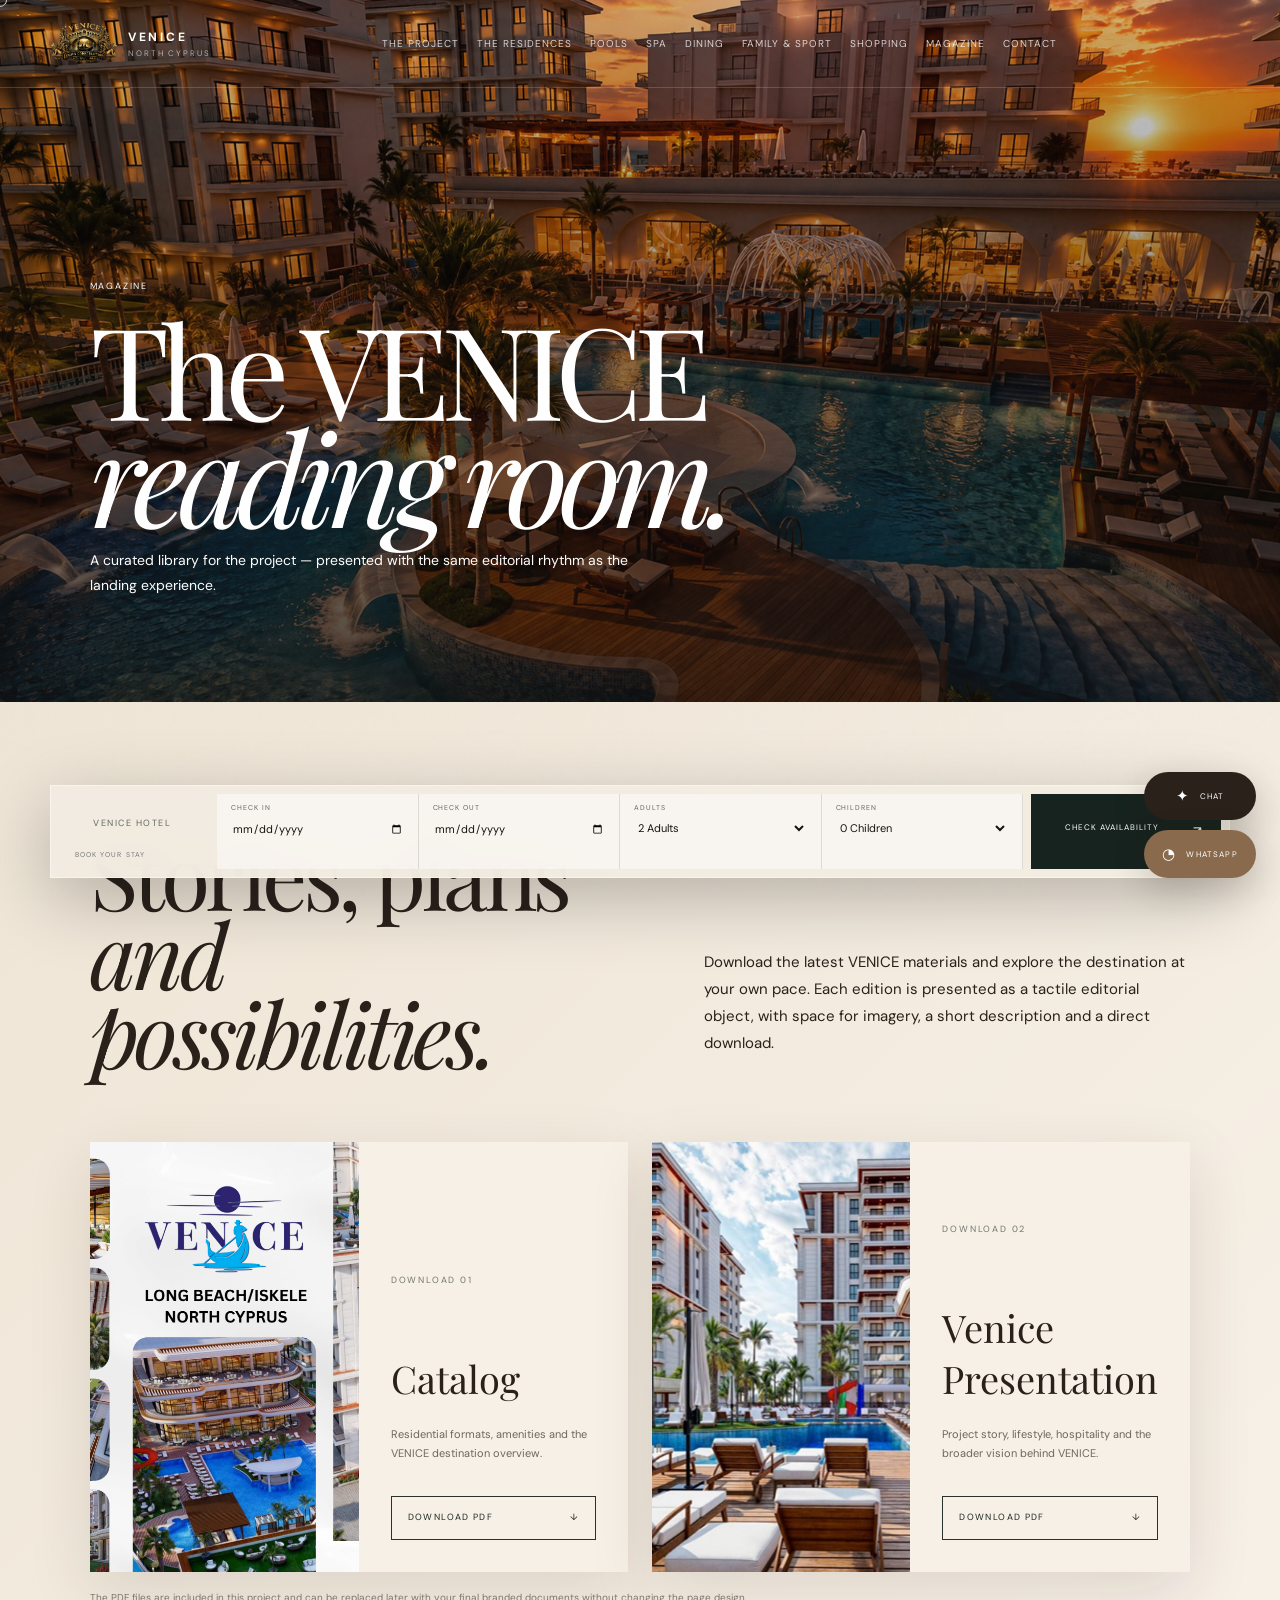
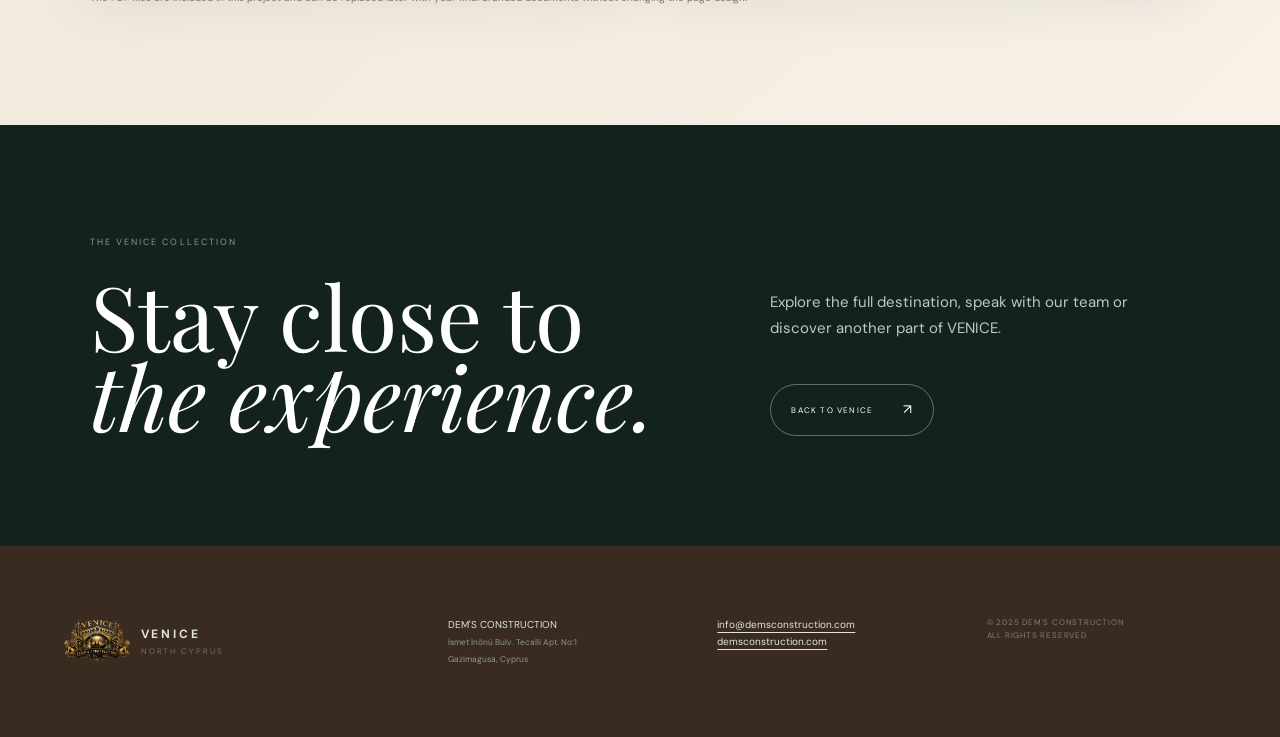
<file: magazine.html>
<!DOCTYPE html><html lang="en"><head><meta charset="UTF-8"><meta name="viewport" content="width=device-width, initial-scale=1.0"><meta name="theme-color" content="#14221f"><title>Magazine — VENICE North Cyprus</title><link rel="preconnect" href="https://fonts.googleapis.com"><link rel="preconnect" href="https://fonts.gstatic.com" crossorigin><link href="https://fonts.googleapis.com/css2?family=DM+Sans:wght@400;500;600&family=Playfair+Display:wght@400;500;600&display=swap" rel="stylesheet"><link rel="stylesheet" href="style.css"></head><body class="is-loading">
  <div class="site-loader" id="siteLoader" aria-label="Loading">
    <div class="site-loader-inner">
      <img src="./my_logo.png" alt="VENICE" class="site-loader-logo">
    </div>
  </div>
<div class="cursor"></div><div class="noise"></div><div class="scroll-progress"><span></span></div><header class="site-header" id="header"><a class="brand" href="index.html"><img class="brand-logo" src="./my_logo.png" alt="VENICE"><span><b>VENICE</b><small>NORTH CYPRUS</small></span></a><nav class="desktop-nav" aria-label="Main navigation">
<a href="index.html#project">The Project</a>
<div class="nav-group"><a href="residences.html">The Residences</a><div class="nav-dropdown">
<a href="studio.html">Studio</a><a href="one-plus-one.html">1 + 1</a><a href="two-plus-one.html">2 + 1</a><a href="hotel-penthouse.html">Hotel &amp; Penthouse</a>
</div></div>
<a href="pools.html">Pools</a><a href="spa.html">Spa</a><a href="dining.html">Dining</a><a href="family-sport.html">Family &amp; Sport</a><a href="shopping.html">Shopping</a><a href="magazine.html">Magazine</a><a href="contact.html">Contact</a>
</nav><div class="header-actions"><button class="menu-btn" aria-label="Open menu"><i></i><i></i></button></div></header><aside class="mobile-menu" id="mobileMenu" aria-label="Mobile navigation"><button class="close-menu" aria-label="Close menu">×</button>
<a href="index.html#project">The Project</a><a href="residences.html">The Residences</a><div class="mobile-subnav"><a href="studio.html">Studio</a><a href="one-plus-one.html">1 + 1</a><a href="two-plus-one.html">2 + 1</a><a href="hotel-penthouse.html">Hotel &amp; Penthouse</a></div>
<a href="pools.html">Pools</a><a href="spa.html">Spa</a><a href="dining.html">Dining</a><a href="family-sport.html">Family &amp; Sport</a><a href="shopping.html">Shopping</a><a href="magazine.html">Magazine</a><a href="contact.html">Contact</a></aside><main id="top"><section class="page-hero" style="--page-image:url('./magazine-hero.jpg')"><div><span class="page-kicker">MAGAZINE</span><h1>The VENICE<br><em>reading room.</em></h1><p>A curated library for the project — presented with the same editorial rhythm as the landing experience.</p></div></section><section class="page-content"><div class="page-intro"><div><span class="section-label">01 — MAGAZINE</span><h2>Stories, plans<br><em>and possibilities.</em></h2></div><p>Download the latest VENICE materials and explore the destination at your own pace. Each edition is presented as a tactile editorial object, with space for imagery, a short description and a direct download.</p></div><div class="download-grid"><article class="download-card"><div class="download-art" style="--card-image:url('./magazine-catalog.jpg')"></div><div class="download-body"><span class="section-label">DOWNLOAD 01</span><h3>Catalog</h3><p>Residential formats, amenities and the VENICE destination overview.</p><a class="download-btn" href="./catalog.pdf" download>DOWNLOAD PDF <span>↓</span></a></div></article><article class="download-card"><div class="download-art" style="--card-image:url('./magazine-presentation.jpg')"></div><div class="download-body"><span class="section-label">DOWNLOAD 02</span><h3>Venice Presentation</h3><p>Project story, lifestyle, hospitality and the broader vision behind VENICE.</p><a class="download-btn" href="./venice-presentation.pdf" download>DOWNLOAD PDF <span>↓</span></a></div></article></div><p class="page-note">The PDF files are included in this project and can be replaced later with your final branded documents without changing the page design.</p></section><section class="page-cta"><div><p class="eyebrow">THE VENICE COLLECTION</p><h2>Stay close to<br><em>the experience.</em></h2></div><div><p>Explore the full destination, speak with our team or discover another part of VENICE.</p><a class="round-outline" href="index.html">Back to VENICE <span>↗</span></a></div></section></main><footer><div class="footer-brand"><img class="brand-logo" src="./my_logo.png" alt="VENICE"><div><b>VENICE</b><small>NORTH CYPRUS</small></div></div><div>DEM'S CONSTRUCTION<br><small>İsmet İnönü Bulv. Tecalli Apt. No:1<br>Gazimagusa, Cyprus</small></div><div><a href="mailto:info@demsconstruction.com">info@demsconstruction.com</a><br><a href="https://www.demsconstruction.com/" target="_blank" rel="noopener">demsconstruction.com</a></div><div class="copyright">© 2025 DEM'S CONSTRUCTION<br>ALL RIGHTS RESERVED</div></footer><button class="back-top" id="backTop" aria-label="Back to top">↑</button><div class="fixed-book" id="booking"><div class="fixed-book-title"><span>VENICE HOTEL</span><small>BOOK YOUR STAY</small></div><div class="fixed-book-fields"><label>CHECK IN<input type="date"></label><label>CHECK OUT<input type="date"></label><label>ADULTS<select><option>1 Adult</option><option selected>2 Adults</option><option>3 Adults</option><option>4 Adults</option></select></label><label>CHILDREN<select><option selected>0 Children</option><option>1 Child</option><option>2 Children</option></select></label></div><button type="button" id="bookBtn">CHECK AVAILABILITY <b>↗</b></button></div><div class="contact-float"><button class="contact-float-btn chat-trigger" id="chatTrigger"><span class="contact-icon">✦</span><span class="contact-label">Chat</span></button><a class="contact-float-btn whatsapp-trigger" href="https://wa.me/" target="_blank" rel="noopener"><span class="contact-icon">◔</span><span class="contact-label">WhatsApp</span></a></div><aside class="chat-widget" id="chatWidget" aria-hidden="true"><div class="chat-header"><div><strong>VENICE ONLINE</strong><small>We’re here to help</small></div><button id="chatClose">×</button></div><div class="chat-messages" id="chatMessages"><div class="chat-bubble agent">Hello 👋 How can we help you with VENICE today?</div></div><form class="chat-form" id="chatForm"><input id="chatInput" type="text" placeholder="Write your message..."><button type="submit">↗</button></form></aside><script src="script.js"></script></body></html>
</file>
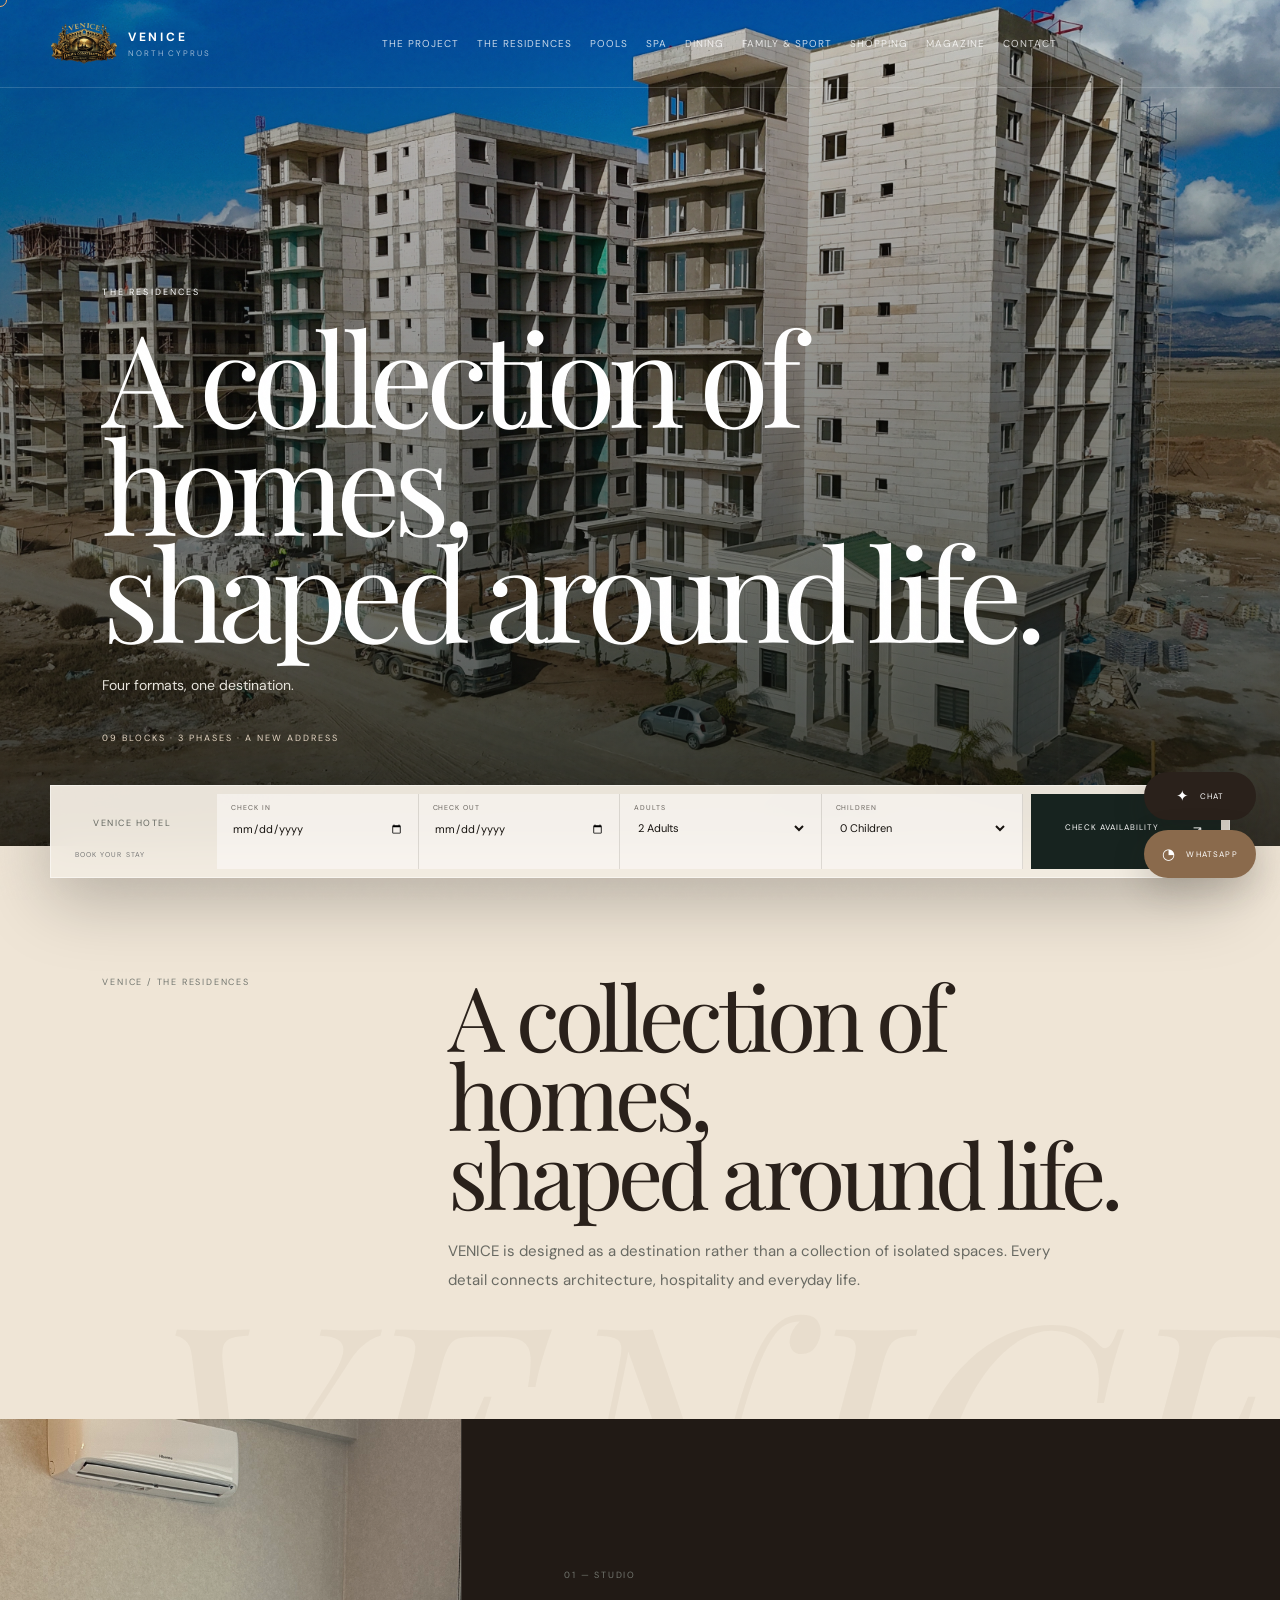
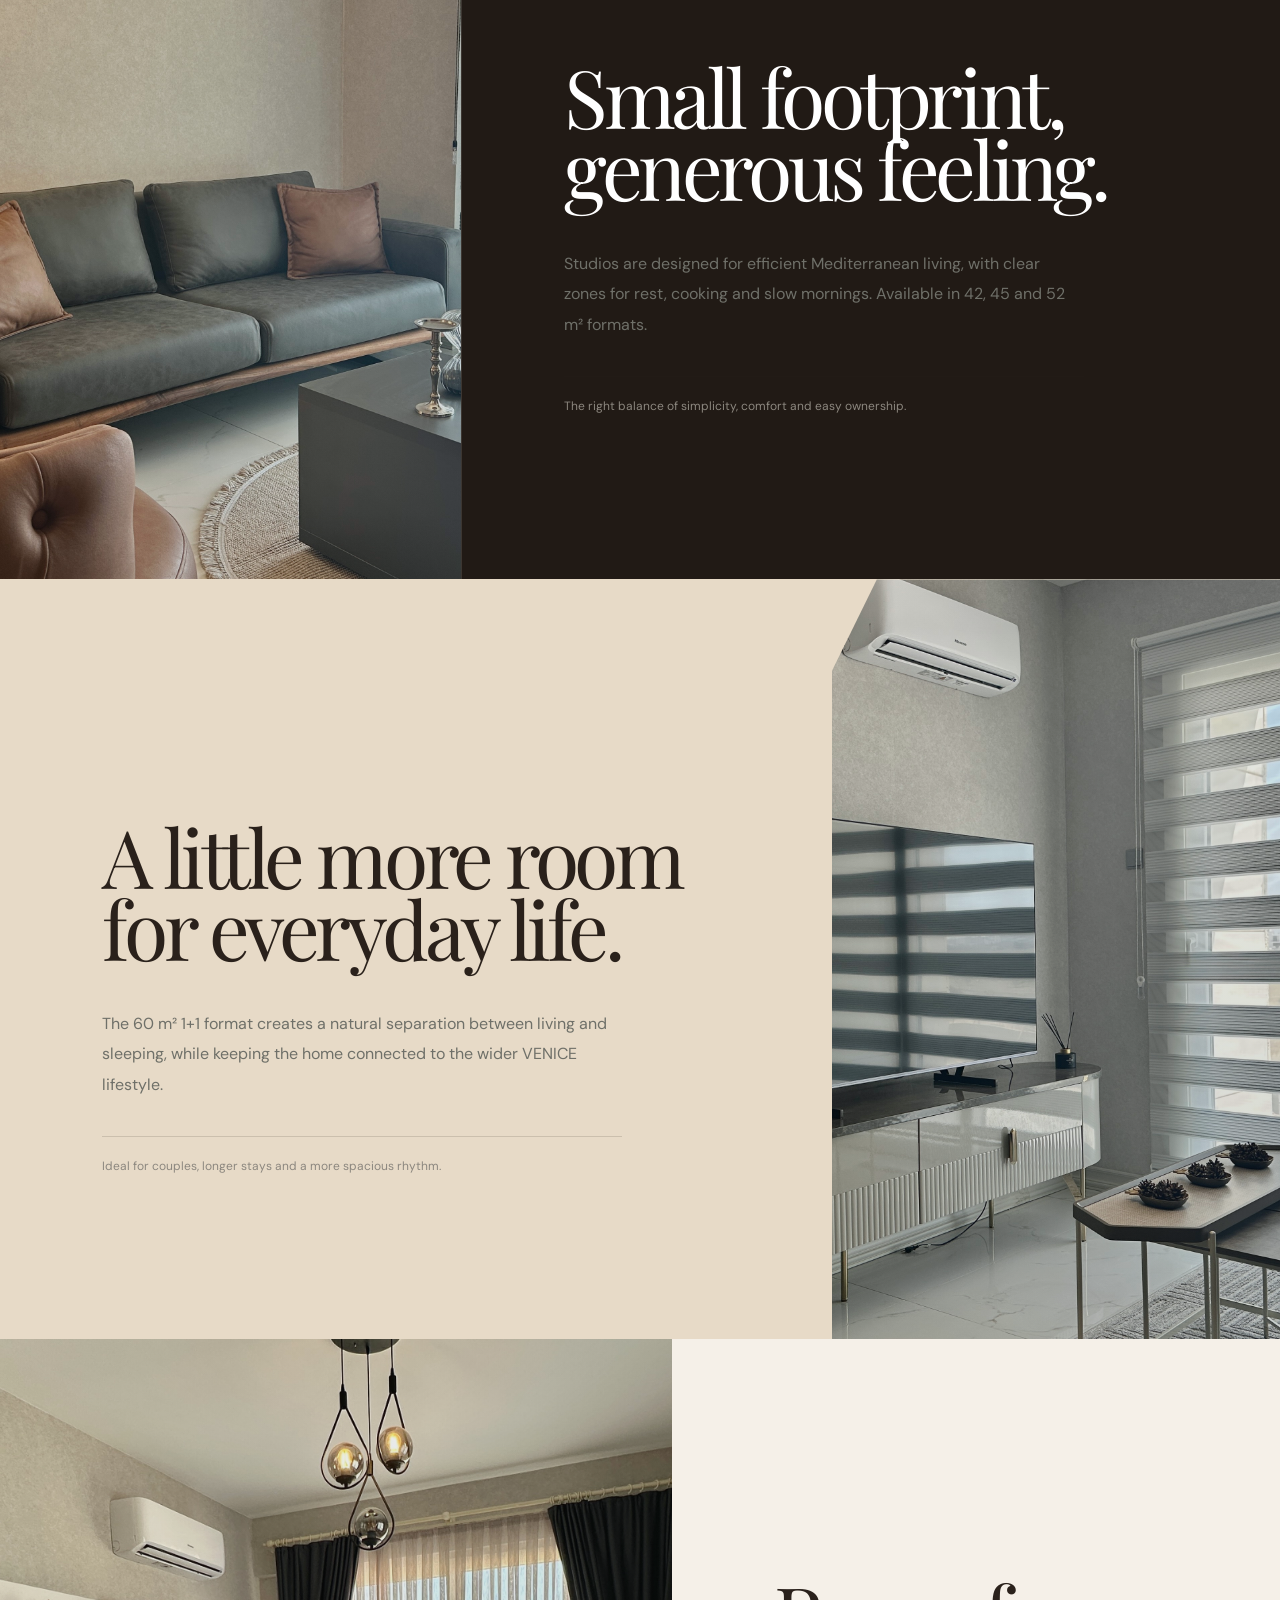
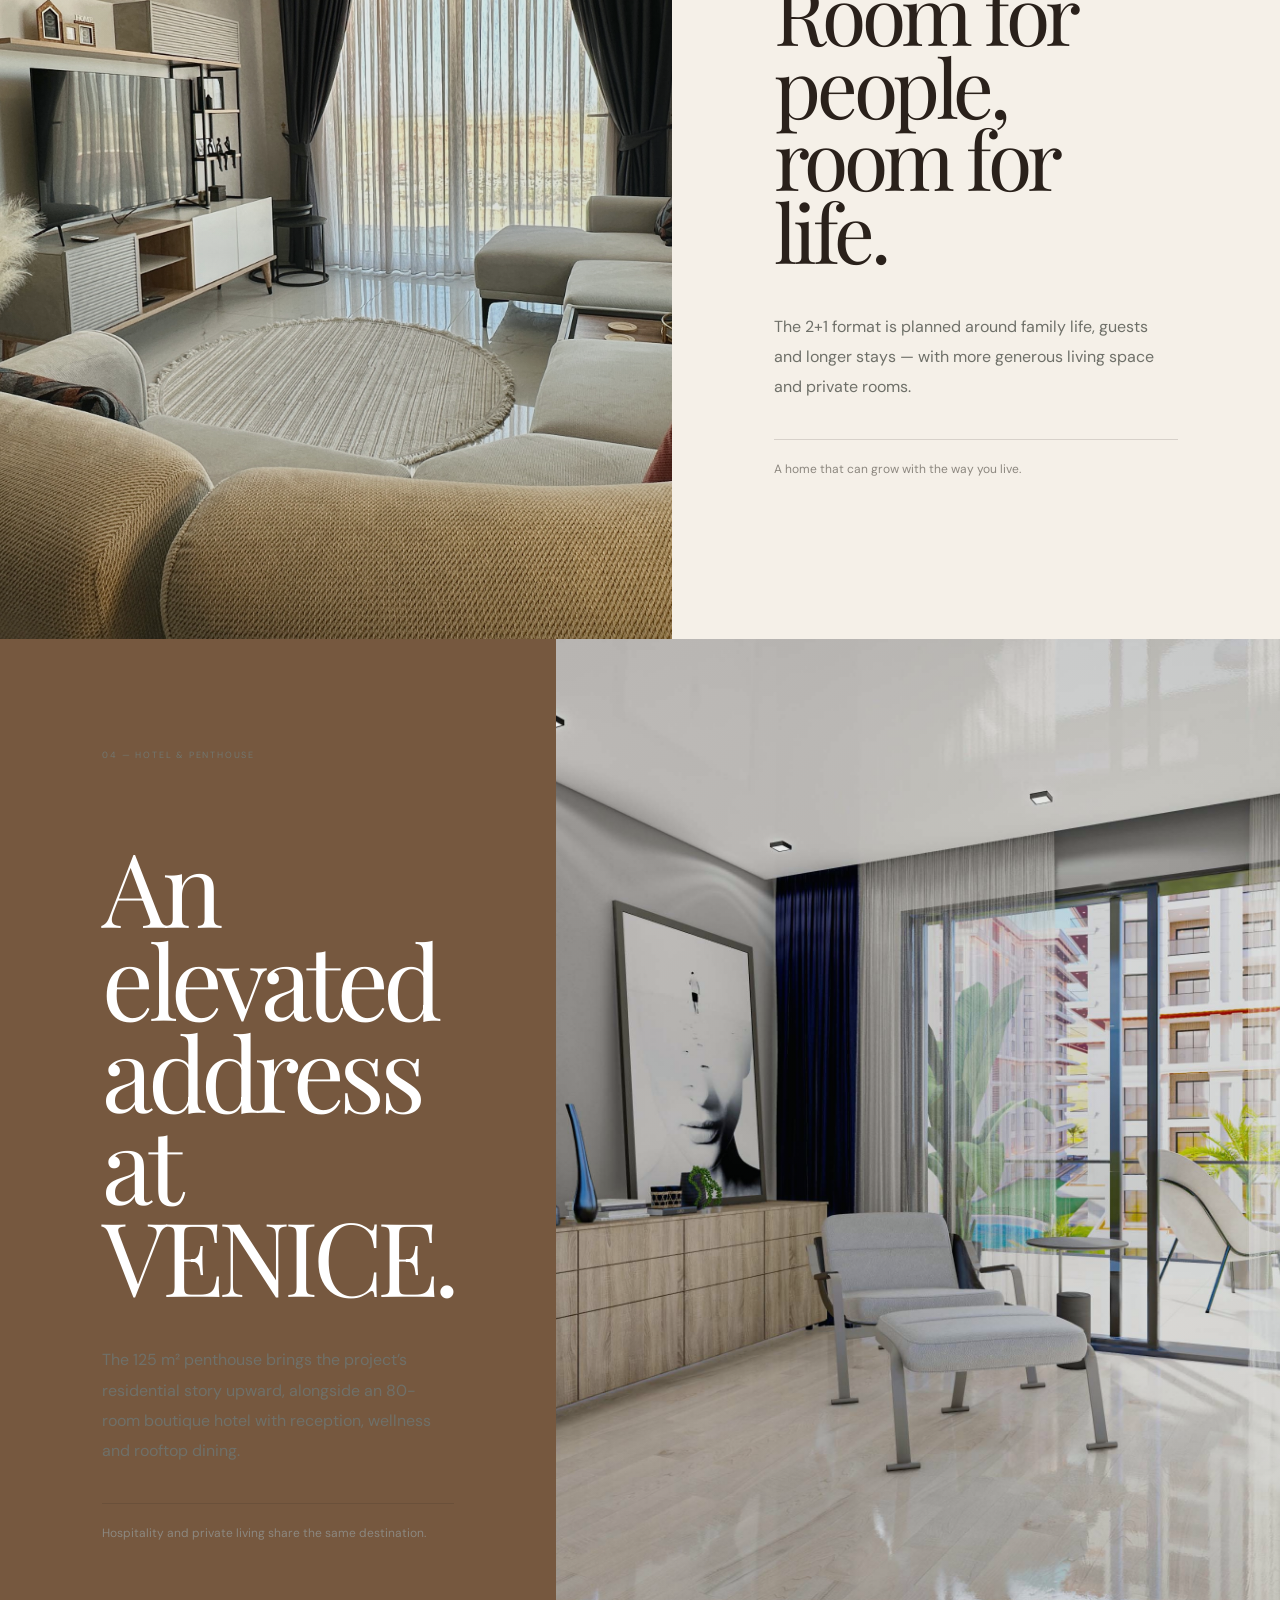
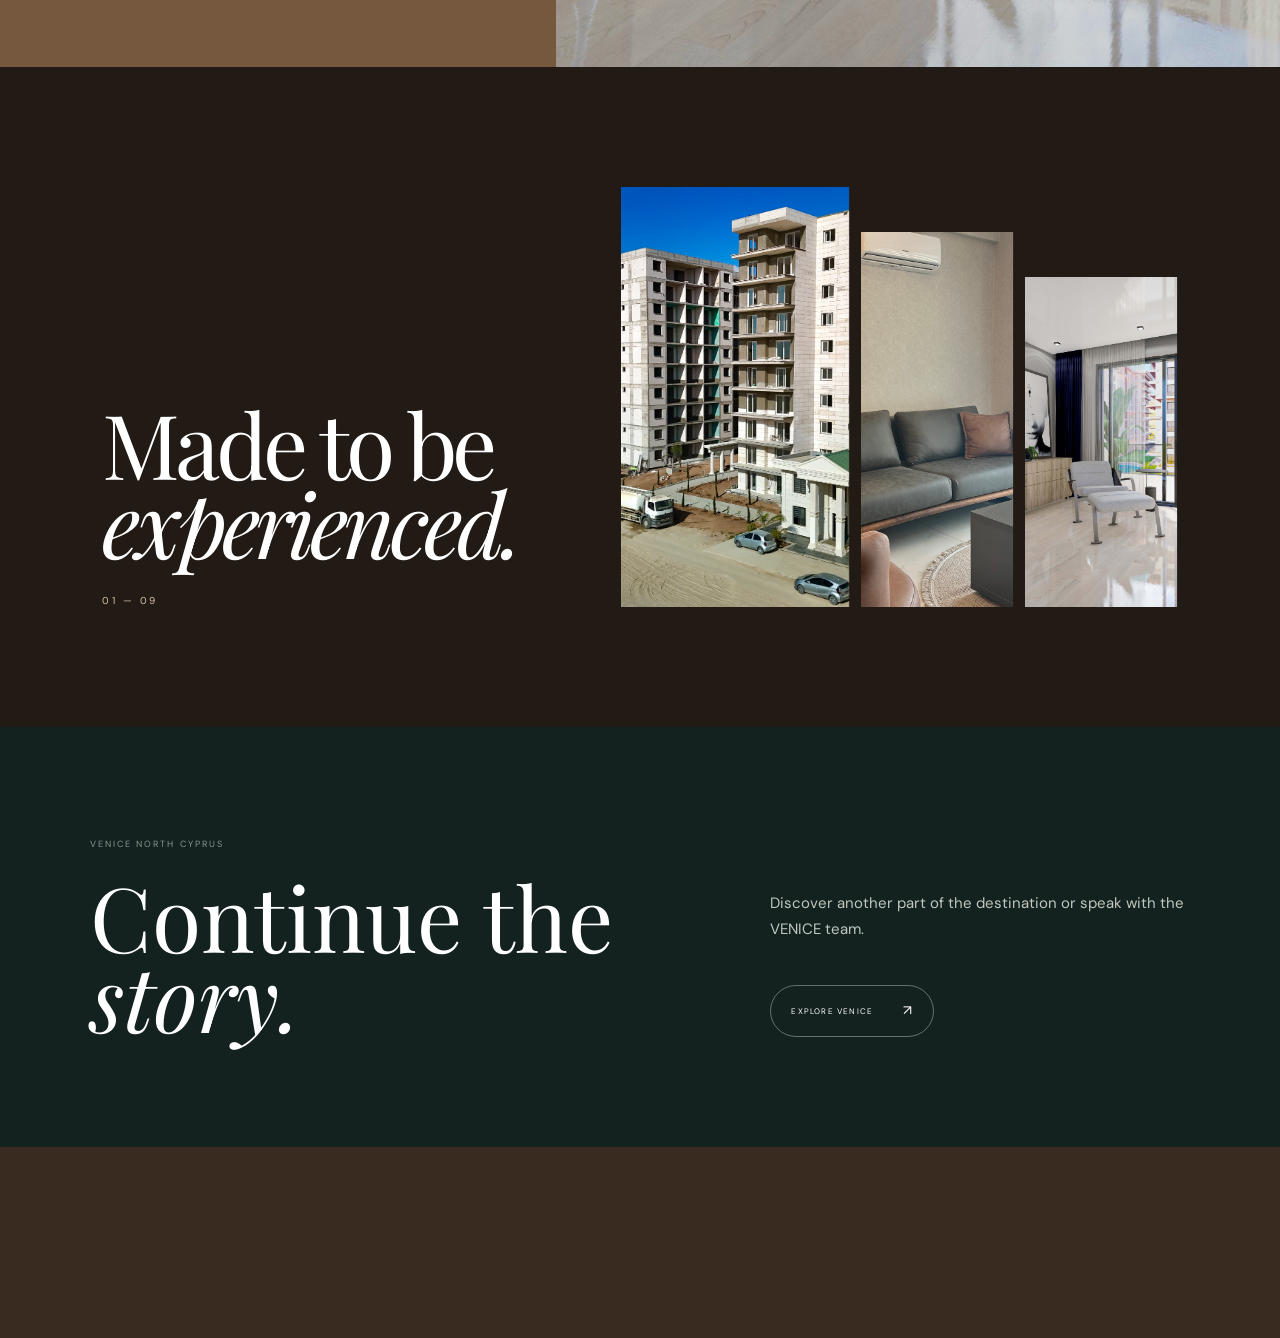
<file: residences.html>
<!doctype html><html lang="en"><head><meta charset="utf-8"><meta name="viewport" content="width=device-width,initial-scale=1"><meta name="theme-color" content="#14221f"><title>The Residences — VENICE North Cyprus</title><link rel="preconnect" href="https://fonts.googleapis.com"><link rel="preconnect" href="https://fonts.gstatic.com" crossorigin><link href="https://fonts.googleapis.com/css2?family=DM+Sans:wght@400;500;600&family=Playfair+Display:ital,wght@0,400;0,500;1,400&display=swap" rel="stylesheet"><link rel="stylesheet" href="style.css"></head><body class="page-residences"><div class="cursor"></div><div class="noise"></div><header class="site-header" id="header"><a class="brand" href="index.html"><img class="brand-logo" src="./my_logo.png" alt="VENICE"><span><b>VENICE</b><small>NORTH CYPRUS</small></span></a><nav class="desktop-nav" aria-label="Main navigation"><a href="index.html#project">The Project</a><div class="nav-group"><a href="residences.html">The Residences</a><div class="nav-dropdown"><a href="studio.html">Studio</a><a href="one-plus-one.html">1 + 1</a><a href="two-plus-one.html">2 + 1</a><a href="hotel-penthouse.html">Hotel &amp; Penthouse</a></div></div><a href="pools.html">Pools</a><a href="spa.html">Spa</a><a href="dining.html">Dining</a><a href="family-sport.html">Family &amp; Sport</a><a href="shopping.html">Shopping</a><a href="magazine.html">Magazine</a><a href="contact.html">Contact</a></nav><div class="header-actions"><button class="menu-btn" aria-label="Open menu"><i></i><i></i></button></div></header><aside class="mobile-menu" id="mobileMenu"><button class="close-menu" aria-label="Close menu">×</button><a href="index.html#project">The Project</a><a href="residences.html">The Residences</a><div class="mobile-subnav"><a href="studio.html">Studio</a><a href="one-plus-one.html">1 + 1</a><a href="two-plus-one.html">2 + 1</a><a href="hotel-penthouse.html">Hotel &amp; Penthouse</a></div><a href="pools.html">Pools</a><a href="spa.html">Spa</a><a href="dining.html">Dining</a><a href="family-sport.html">Family &amp; Sport</a><a href="shopping.html">Shopping</a><a href="magazine.html">Magazine</a><a href="contact.html">Contact</a></aside><main><section class="editorial-hero unique-hero" style="--hero-image:url('./project-hero.jpg')"><div class="hero-shade"></div><div class="editorial-hero-content"><span>THE RESIDENCES</span><h1>A collection of homes,
shaped around life.</h1><p>Four formats, one destination.</p></div></section><section class="editorial-intro"><span class="section-label">VENICE / THE RESIDENCES</span><div><h2>A collection of homes,
shaped around life.</h2><p>VENICE is designed as a destination rather than a collection of isolated spaces. Every detail connects architecture, hospitality and everyday life.</p></div></section><section class="editorial-section unique-section "><div class="editorial-image reveal" style="--editorial-image:url('./studio-hero.jpg')"></div><div class="editorial-copy"><span class="section-label">01 — STUDIO</span><h2>Small footprint, generous feeling.</h2><p>Studios are designed for efficient Mediterranean living, with clear zones for rest, cooking and slow mornings. Available in 42, 45 and 52 m² formats.</p><p class="detail">The right balance of simplicity, comfort and easy ownership.</p></div></section><section class="editorial-section unique-section reverse"><div class="editorial-image reveal" style="--editorial-image:url('./one-bedroom-hero.jpg')"></div><div class="editorial-copy"><span class="section-label">02 — 1 + 1</span><h2>A little more room
for everyday life.</h2><p>The 60 m² 1+1 format creates a natural separation between living and sleeping, while keeping the home connected to the wider VENICE lifestyle.</p><p class="detail">Ideal for couples, longer stays and a more spacious rhythm.</p></div></section><section class="editorial-section unique-section "><div class="editorial-image reveal" style="--editorial-image:url('./two-bedroom-hero.jpg')"></div><div class="editorial-copy"><span class="section-label">03 — 2 + 1</span><h2>Room for people,
room for life.</h2><p>The 2+1 format is planned around family life, guests and longer stays — with more generous living space and private rooms.</p><p class="detail">A home that can grow with the way you live.</p></div></section><section class="editorial-section unique-section reverse"><div class="editorial-image reveal" style="--editorial-image:url('./penthouse-hero.jpg')"></div><div class="editorial-copy"><span class="section-label">04 — HOTEL & PENTHOUSE</span><h2>An elevated address
at VENICE.</h2><p>The 125 m² penthouse brings the project’s residential story upward, alongside an 80-room boutique hotel with reception, wellness and rooftop dining.</p><p class="detail">Hospitality and private living share the same destination.</p></div></section><section class="editorial-gallery unique-gallery"><div><span class="section-label">A VISUAL PAUSE</span><h2>Made to be<br><em>experienced.</em></h2></div><div class="gallery-strip"><span style="--g:url('./project-hero.jpg')"></span><span style="--g:url('./studio-hero.jpg')"></span><span style="--g:url('./penthouse-hero.jpg')"></span></div></section><section class="page-cta unique-cta"><div><p class="eyebrow">VENICE NORTH CYPRUS</p><h2>Continue the<br><em>story.</em></h2></div><div><p>Discover another part of the destination or speak with the VENICE team.</p><a class="round-outline" href="contact.html">Explore VENICE <span>↗</span></a></div></section></main><footer><div class="footer-brand"><img class="brand-logo" src="./my_logo.png" alt="VENICE"><div><b>VENICE</b><small>NORTH CYPRUS</small></div></div><div>DEM’S CONSTRUCTION<br><small>İsmet İnönü Bulv. Tecalli Apt. No:1<br>Gazimagusa, Cyprus</small></div><div><a href="mailto:info@demsconstruction.com">info@demsconstruction.com</a><br><a href="https://www.demsconstruction.com/" target="_blank" rel="noopener">demsconstruction.com</a></div><div class="copyright">© 2025 DEM’S CONSTRUCTION<br>ALL RIGHTS RESERVED</div></footer><button class="back-top" id="backTop" aria-label="Back to top">↑</button><div class="fixed-book" id="booking"><div class="fixed-book-title"><span>VENICE HOTEL</span><small>BOOK YOUR STAY</small></div><div class="fixed-book-fields"><label>CHECK IN<input type="date"></label><label>CHECK OUT<input type="date"></label><label>ADULTS<select><option>1 Adult</option><option selected>2 Adults</option><option>3 Adults</option><option>4 Adults</option></select></label><label>CHILDREN<select><option selected>0 Children</option><option>1 Child</option><option>2 Children</option></select></label></div><button type="button" id="bookBtn">CHECK AVAILABILITY <b>↗</b></button></div><div class="contact-float"><button class="contact-float-btn chat-trigger" id="chatTrigger"><span class="contact-icon">✦</span><span class="contact-label">Chat</span></button><a class="contact-float-btn whatsapp-trigger" href="https://wa.me/" target="_blank" rel="noopener"><span class="contact-icon">◔</span><span class="contact-label">WhatsApp</span></a></div><aside class="chat-widget" id="chatWidget" aria-hidden="true"><div class="chat-header"><div><strong>VENICE ONLINE</strong><small>We’re here to help</small></div><button id="chatClose">×</button></div><div class="chat-messages" id="chatMessages"><div class="chat-bubble agent">Hello 👋 How can we help you with VENICE today?</div></div><form class="chat-form" id="chatForm"><input id="chatInput" type="text" placeholder="Write your message..."><button type="submit">↗</button></form></aside><script src="script.js"></script></body></html>
</file>
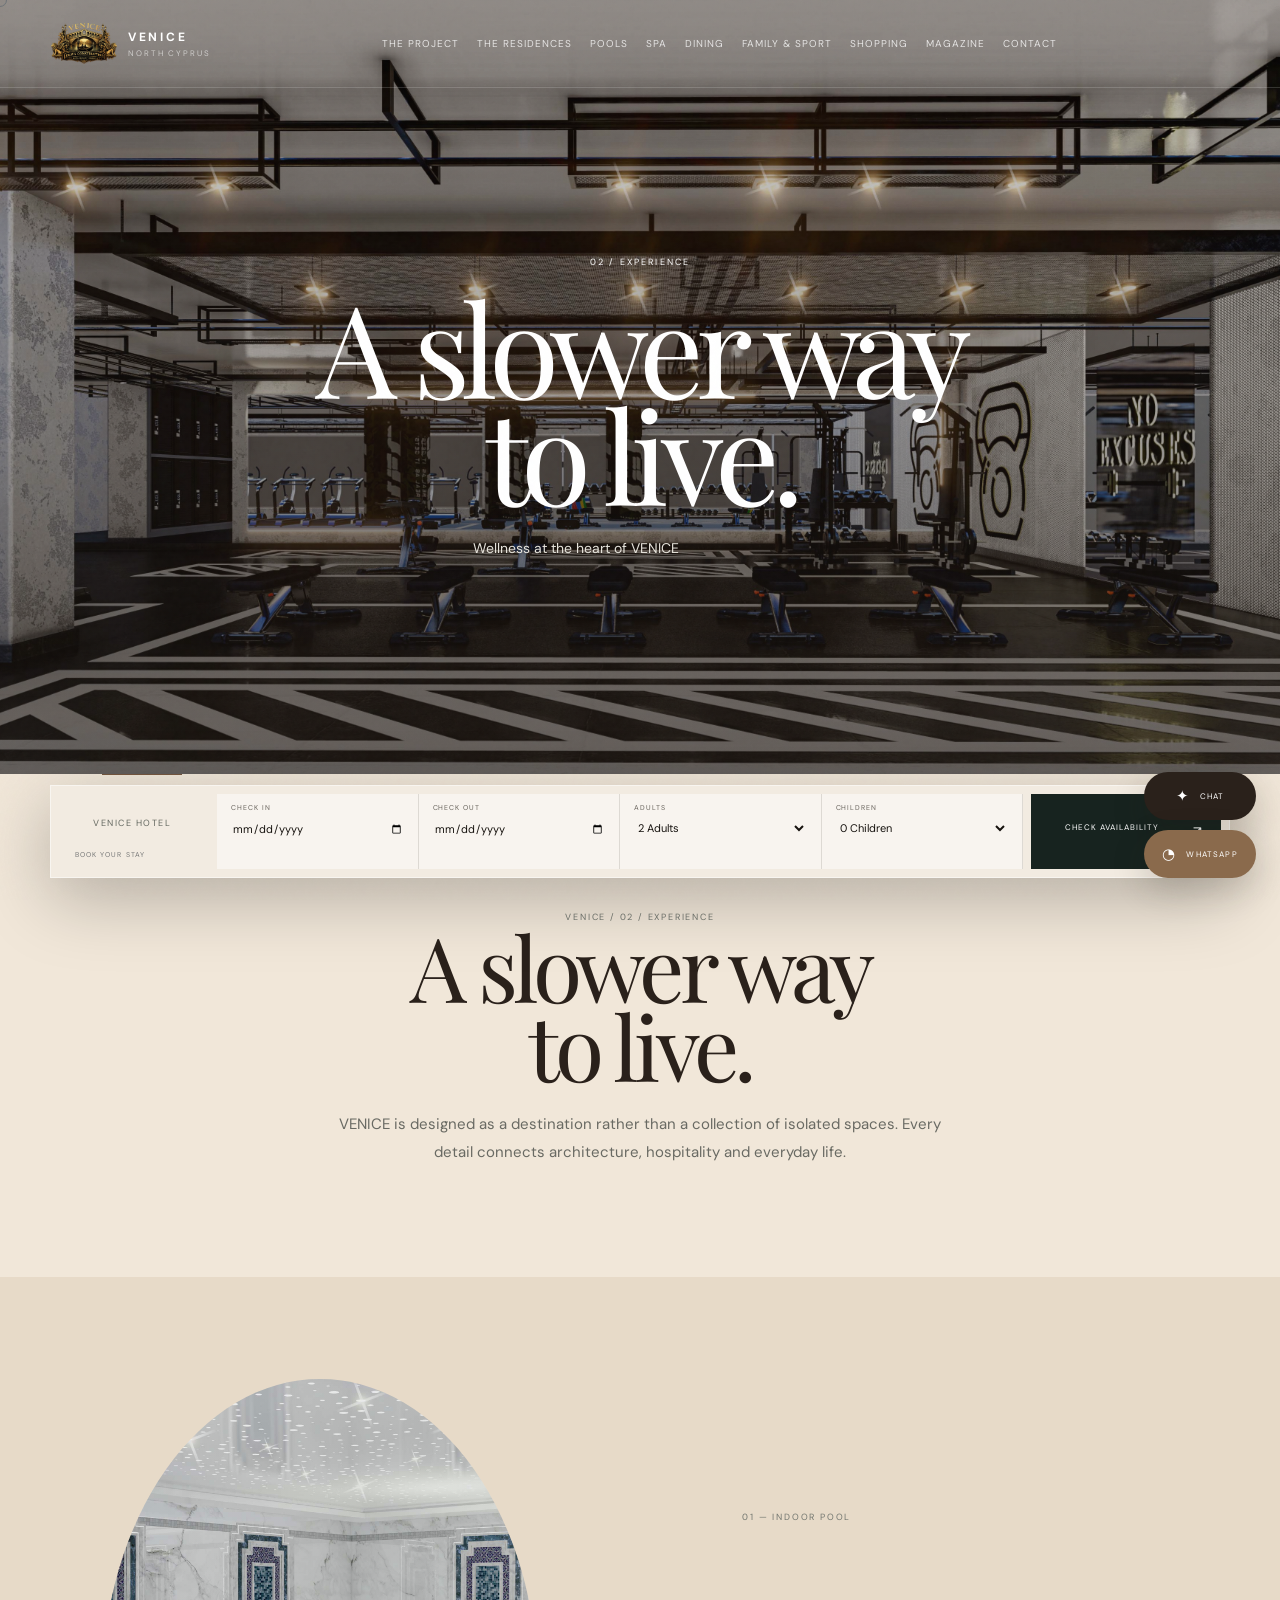
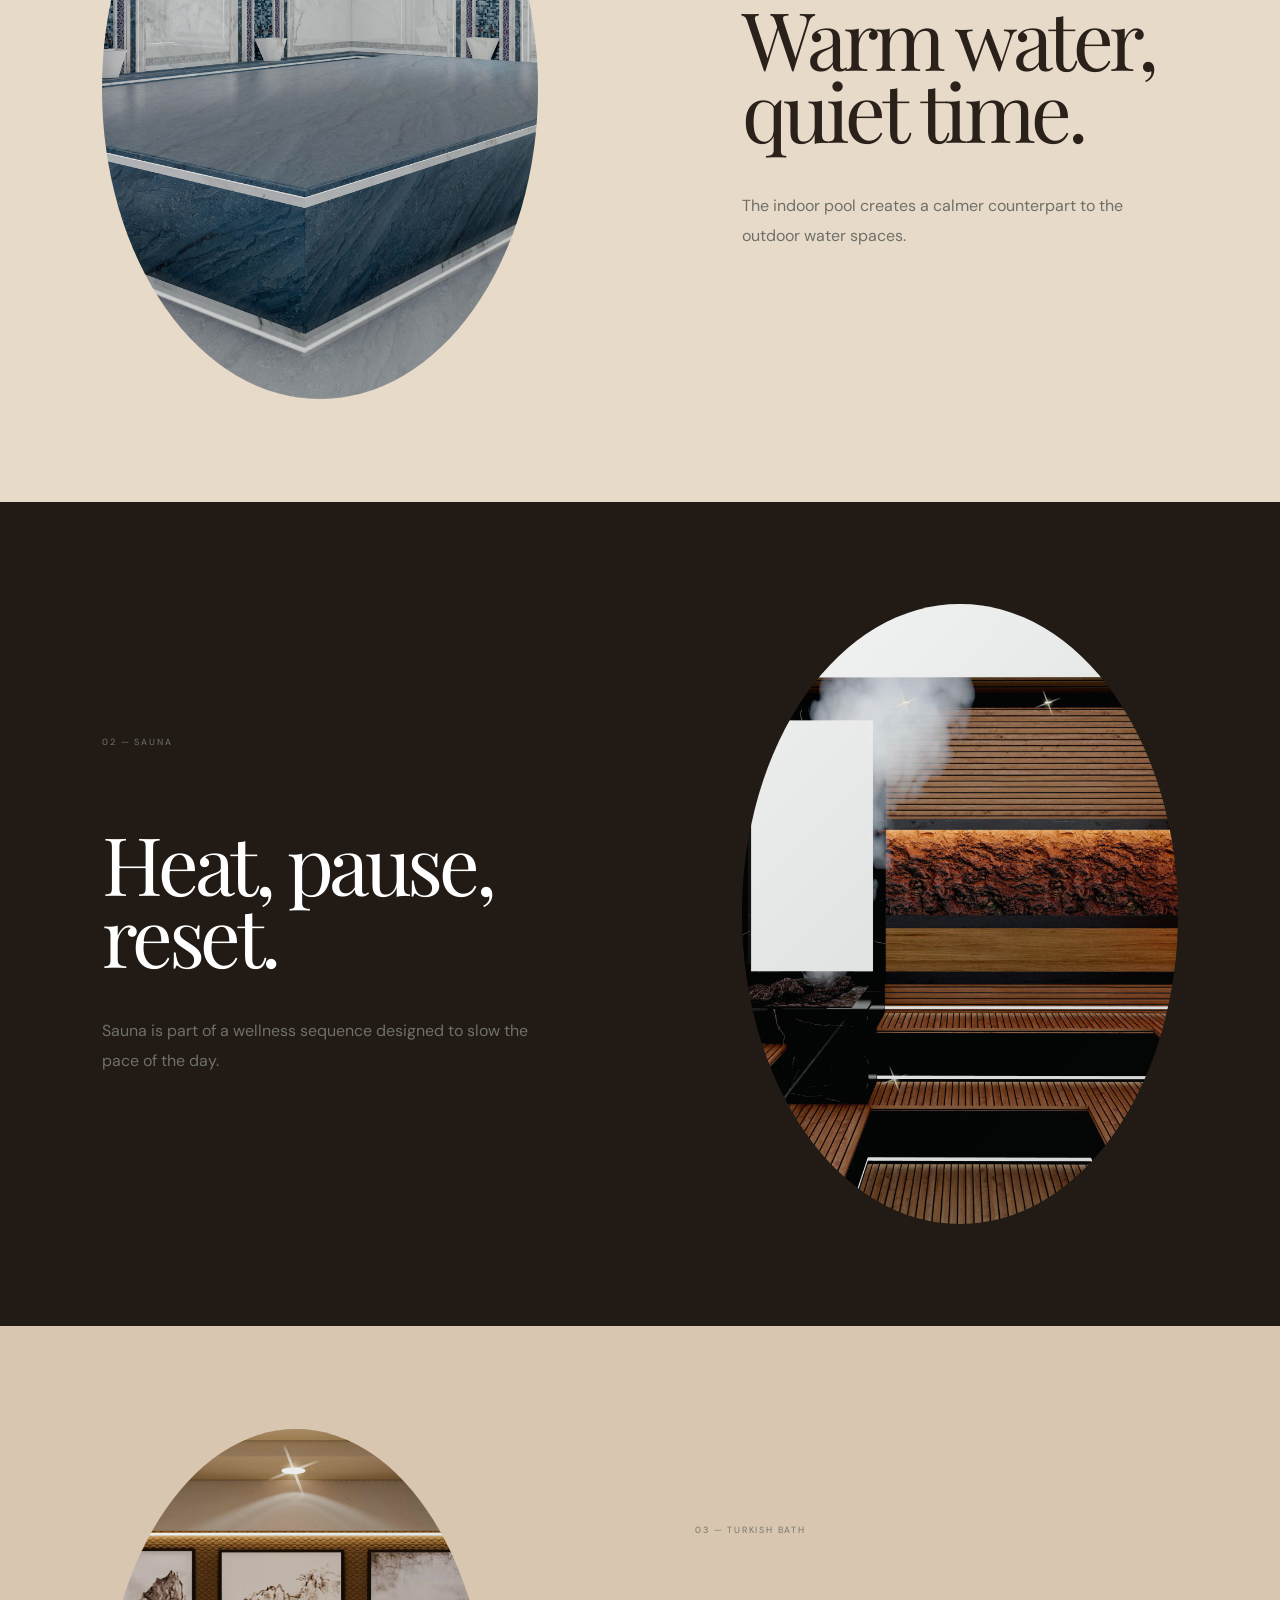
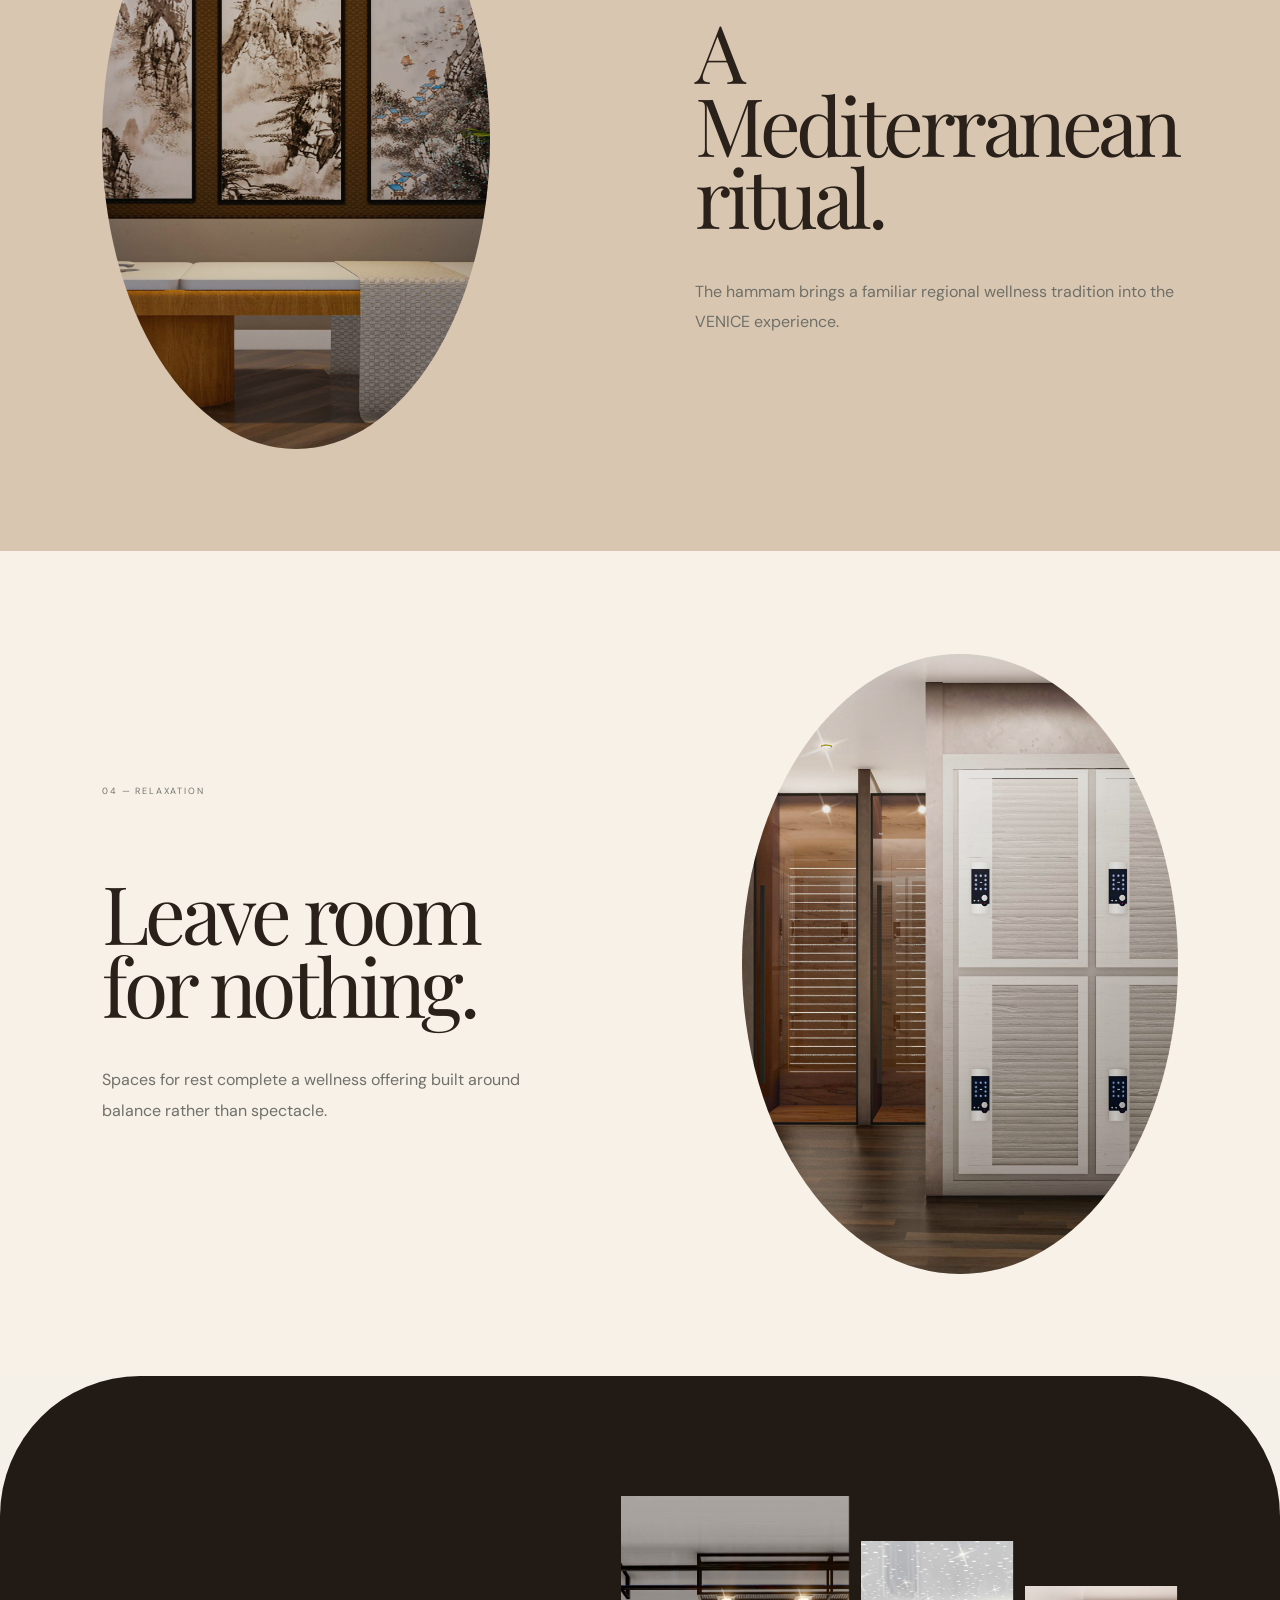
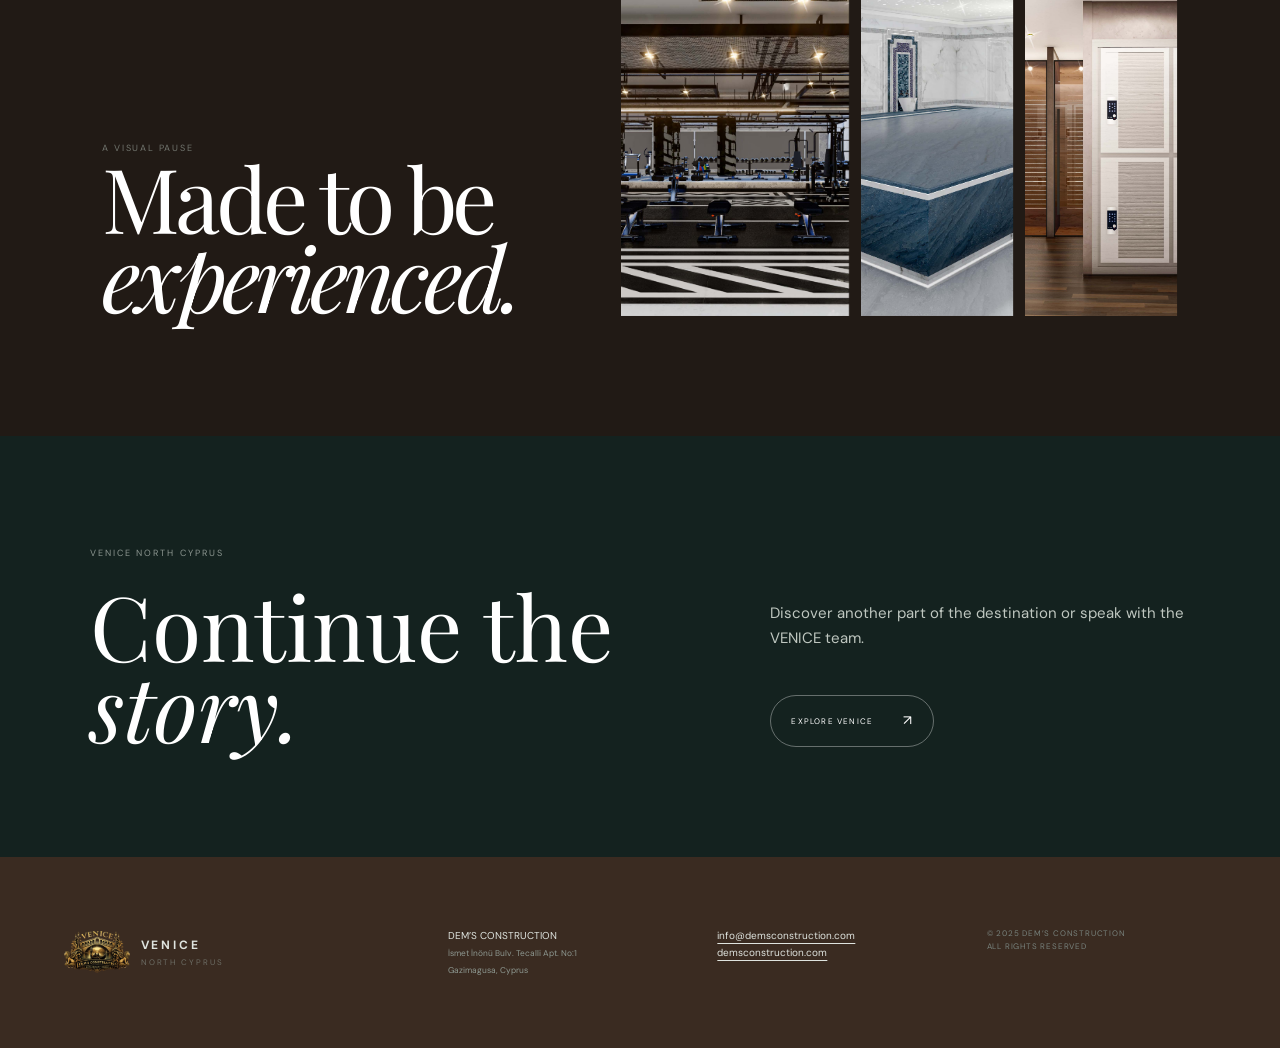
<file: spa.html>
<!doctype html><html lang="en"><head><meta charset="utf-8"><meta name="viewport" content="width=device-width,initial-scale=1"><meta name="theme-color" content="#14221f"><title>Spa — VENICE North Cyprus</title><link rel="preconnect" href="https://fonts.googleapis.com"><link rel="preconnect" href="https://fonts.gstatic.com" crossorigin><link href="https://fonts.googleapis.com/css2?family=DM+Sans:wght@400;500;600&family=Playfair+Display:ital,wght@0,400;0,500;1,400&display=swap" rel="stylesheet"><link rel="stylesheet" href="style.css"></head><body class="page-spa"><div class="cursor"></div><div class="noise"></div><header class="site-header" id="header"><a class="brand" href="index.html"><img class="brand-logo" src="./my_logo.png" alt="VENICE"><span><b>VENICE</b><small>NORTH CYPRUS</small></span></a><nav class="desktop-nav" aria-label="Main navigation"><a href="index.html#project">The Project</a><div class="nav-group"><a href="residences.html">The Residences</a><div class="nav-dropdown"><a href="studio.html">Studio</a><a href="one-plus-one.html">1 + 1</a><a href="two-plus-one.html">2 + 1</a><a href="hotel-penthouse.html">Hotel &amp; Penthouse</a></div></div><a href="pools.html">Pools</a><a href="spa.html">Spa</a><a href="dining.html">Dining</a><a href="family-sport.html">Family &amp; Sport</a><a href="shopping.html">Shopping</a><a href="magazine.html">Magazine</a><a href="contact.html">Contact</a></nav><div class="header-actions"><button class="menu-btn" aria-label="Open menu"><i></i><i></i></button></div></header><aside class="mobile-menu" id="mobileMenu"><button class="close-menu" aria-label="Close menu">×</button><a href="index.html#project">The Project</a><a href="residences.html">The Residences</a><div class="mobile-subnav"><a href="studio.html">Studio</a><a href="one-plus-one.html">1 + 1</a><a href="two-plus-one.html">2 + 1</a><a href="hotel-penthouse.html">Hotel &amp; Penthouse</a></div><a href="pools.html">Pools</a><a href="spa.html">Spa</a><a href="dining.html">Dining</a><a href="family-sport.html">Family &amp; Sport</a><a href="shopping.html">Shopping</a><a href="magazine.html">Magazine</a><a href="contact.html">Contact</a></aside><main><section class="editorial-hero unique-hero" style="--hero-image:url('./spa-hero.jpg')"><div class="hero-shade"></div><div class="editorial-hero-content"><span>02 / EXPERIENCE</span><h1>A slower way
to live.</h1><p>Wellness at the heart of VENICE</p></div></section><section class="editorial-intro"><span class="section-label">VENICE / 02 / EXPERIENCE</span><div><h2>A slower way
to live.</h2><p>VENICE is designed as a destination rather than a collection of isolated spaces. Every detail connects architecture, hospitality and everyday life.</p></div></section><section class="editorial-section unique-section "><div class="editorial-image reveal" style="--editorial-image:url('./spa-indoor-pool.jpg')"></div><div class="editorial-copy"><span class="section-label">01 — INDOOR POOL</span><h2>Warm water, quiet time.</h2><p>The indoor pool creates a calmer counterpart to the outdoor water spaces.</p></div></section><section class="editorial-section unique-section reverse"><div class="editorial-image reveal" style="--editorial-image:url('./spa-sauna.jpg')"></div><div class="editorial-copy"><span class="section-label">02 — SAUNA</span><h2>Heat, pause, reset.</h2><p>Sauna is part of a wellness sequence designed to slow the pace of the day.</p></div></section><section class="editorial-section unique-section "><div class="editorial-image reveal" style="--editorial-image:url('./spa-hammam.jpg')"></div><div class="editorial-copy"><span class="section-label">03 — TURKISH BATH</span><h2>A Mediterranean ritual.</h2><p>The hammam brings a familiar regional wellness tradition into the VENICE experience.</p></div></section><section class="editorial-section unique-section reverse"><div class="editorial-image reveal" style="--editorial-image:url('./spa-relaxation.jpg')"></div><div class="editorial-copy"><span class="section-label">04 — RELAXATION</span><h2>Leave room for nothing.</h2><p>Spaces for rest complete a wellness offering built around balance rather than spectacle.</p></div></section><section class="editorial-gallery unique-gallery"><div><span class="section-label">A VISUAL PAUSE</span><h2>Made to be<br><em>experienced.</em></h2></div><div class="gallery-strip"><span style="--g:url('./spa-hero.jpg')"></span><span style="--g:url('./spa-indoor-pool.jpg')"></span><span style="--g:url('./spa-relaxation.jpg')"></span></div></section><section class="page-cta unique-cta"><div><p class="eyebrow">VENICE NORTH CYPRUS</p><h2>Continue the<br><em>story.</em></h2></div><div><p>Discover another part of the destination or speak with the VENICE team.</p><a class="round-outline" href="contact.html">Explore VENICE <span>↗</span></a></div></section></main><footer><div class="footer-brand"><img class="brand-logo" src="./my_logo.png" alt="VENICE"><div><b>VENICE</b><small>NORTH CYPRUS</small></div></div><div>DEM’S CONSTRUCTION<br><small>İsmet İnönü Bulv. Tecalli Apt. No:1<br>Gazimagusa, Cyprus</small></div><div><a href="mailto:info@demsconstruction.com">info@demsconstruction.com</a><br><a href="https://www.demsconstruction.com/" target="_blank" rel="noopener">demsconstruction.com</a></div><div class="copyright">© 2025 DEM’S CONSTRUCTION<br>ALL RIGHTS RESERVED</div></footer><button class="back-top" id="backTop" aria-label="Back to top">↑</button><div class="fixed-book" id="booking"><div class="fixed-book-title"><span>VENICE HOTEL</span><small>BOOK YOUR STAY</small></div><div class="fixed-book-fields"><label>CHECK IN<input type="date"></label><label>CHECK OUT<input type="date"></label><label>ADULTS<select><option>1 Adult</option><option selected>2 Adults</option><option>3 Adults</option><option>4 Adults</option></select></label><label>CHILDREN<select><option selected>0 Children</option><option>1 Child</option><option>2 Children</option></select></label></div><button type="button" id="bookBtn">CHECK AVAILABILITY <b>↗</b></button></div><div class="contact-float"><button class="contact-float-btn chat-trigger" id="chatTrigger"><span class="contact-icon">✦</span><span class="contact-label">Chat</span></button><a class="contact-float-btn whatsapp-trigger" href="https://wa.me/" target="_blank" rel="noopener"><span class="contact-icon">◔</span><span class="contact-label">WhatsApp</span></a></div><aside class="chat-widget" id="chatWidget" aria-hidden="true"><div class="chat-header"><div><strong>VENICE ONLINE</strong><small>We’re here to help</small></div><button id="chatClose">×</button></div><div class="chat-messages" id="chatMessages"><div class="chat-bubble agent">Hello 👋 How can we help you with VENICE today?</div></div><form class="chat-form" id="chatForm"><input id="chatInput" type="text" placeholder="Write your message..."><button type="submit">↗</button></form></aside><script src="script.js"></script></body></html>
</file>
<file: style.css>
:root{
  --ink:#2a211b; --paper:#eadfce; --cream:#d7c3a6; --green:#76583f; --cocoa:#7c6048; --sand:#c9ad8d;
  --muted:#8b8c82; --line:rgba(16,22,20,.16); --white:#f8f7f2;
  --serif:"Playfair Display", Georgia, serif; --sans:"DM Sans", Arial, sans-serif;
}
*{box-sizing:border-box} html{scroll-behavior:smooth} body{margin:0;background:var(--paper);color:var(--ink);font-family:var(--sans);font-size:15px;line-height:1.55} a{text-decoration:none;color:inherit} button,input,select,textarea{font:inherit}
.noise{position:fixed;inset:0;pointer-events:none;opacity:.035;z-index:1000;background-image:url("data:image/svg+xml,%3Csvg viewBox='0 0 180 180' xmlns='http://www.w3.org/2000/svg'%3E%3Cfilter id='n'%3E%3CfeTurbulence type='fractalNoise' baseFrequency='.8' numOctaves='3' stitchTiles='stitch'/%3E%3C/filter%3E%3Crect width='100%25' height='100%25' filter='url(%23n)' opacity='.6'/%3E%3C/svg%3E")}
.cursor{width:14px;height:14px;border:1px solid #fff;border-radius:50%;position:fixed;z-index:2000;pointer-events:none;mix-blend-mode:difference;transform:translate(-50%,-50%);transition:width .25s,height .25s}
.site-header{position:fixed;top:0;left:0;right:0;height:88px;z-index:900;display:flex;align-items:center;justify-content:space-between;padding:0 4vw;color:#fff;border-bottom:1px solid rgba(255,255,255,.16);transition:.35s}
.site-header.scrolled{background:rgba(13,23,22,.92);backdrop-filter:blur(18px);height:72px}
.brand,.footer-brand{display:flex;align-items:center;gap:11px}.brand-mark{width:34px;height:34px;border:1px solid currentColor;border-radius:50%;display:grid;place-items:center;font-family:var(--serif);font-size:19px}.brand b,.footer-brand b{display:block;font-size:12px;letter-spacing:.23em}.brand small,.footer-brand small{display:block;font-size:8px;letter-spacing:.24em;opacity:.6;margin-top:1px}
.desktop-nav{display:flex;gap:18px;font-size:10px;text-transform:uppercase;letter-spacing:.1em}.desktop-nav a{opacity:.78;transition:.25s}.desktop-nav a:hover{opacity:1}
.header-actions{display:flex;align-items:center;gap:20px;font-size:11px;text-transform:uppercase;letter-spacing:.09em}.text-link{opacity:.7}.nav-cta{background:#eee9dd;color:#111;padding:12px 17px}.nav-cta span{margin-left:16px}.menu-btn{display:none;background:none;border:0;color:#fff}
.hero{height:100svh;min-height:700px;position:relative;overflow:hidden;background:#182522;color:#fff}.hero-video,.hero-fallback,.hero-overlay{position:absolute;inset:0;width:100%;height:100%;object-fit:cover}.hero-video{z-index:0}.hero-fallback{z-index:-1;background:linear-gradient(125deg,#0e1816,#496b63 52%,#9a8b6c)}.hero-overlay{background:linear-gradient(180deg,rgba(6,12,11,.46),rgba(6,12,11,.14) 45%,rgba(6,12,11,.72));z-index:1}.hero-topline{position:absolute;z-index:2;top:112px;left:4vw;right:4vw;display:flex;justify-content:space-between;font-size:9px;letter-spacing:.2em;opacity:.75}.hero-content{position:absolute;z-index:2;left:8vw;right:8vw;top:49%;transform:translateY(-35%)}.eyebrow{font-size:9px;letter-spacing:.23em;text-transform:uppercase;margin:0 0 24px;opacity:.7}.hero h1{font-size:clamp(92px,16vw,245px);font-weight:400;letter-spacing:-.08em;line-height:.72;margin:0;font-family:var(--serif)}.hero h1 span{font-style:italic}.hero-bottom{display:flex;justify-content:space-between;align-items:flex-end;margin-top:50px}.hero-bottom p{font-size:15px;line-height:1.4;opacity:.86}.circle-link{width:68px;height:68px;border:1px solid rgba(255,255,255,.55);border-radius:50%;display:grid;place-items:center;font-size:22px;transition:.35s}.circle-link:hover{background:#fff;color:#111;transform:rotate(45deg)}.hero-scroll{position:absolute;z-index:2;bottom:28px;left:4vw;font-size:8px;letter-spacing:.22em;display:flex;gap:12px;align-items:center}.hero-scroll span{display:block;width:48px;height:1px;background:#fff}
.section-pad{padding:130px 8vw}.section-label{font-size:9px;letter-spacing:.2em;color:#72766f;margin-bottom:65px}.section-label.light{color:#a8b1ab}.display-title h2,.section-head h2,.location h2,.progress h2,.contact h2{font:400 clamp(48px,6.3vw,100px)/.92 var(--serif);letter-spacing:-.055em;margin:0}.display-title em,.section-head em,.location em,.progress em,.contact em,.booking em{font-style:italic}.intro-grid{display:grid;grid-template-columns:1.45fr .7fr;gap:10vw}.intro-copy{max-width:430px;padding-top:80px}.intro-copy p{font-size:18px;line-height:1.6}.intro-copy .muted{color:#777a73;font-size:14px}.line-link{display:inline-flex;gap:32px;border-bottom:1px solid var(--ink);padding-bottom:10px;margin-top:25px;text-transform:uppercase;font-size:9px;letter-spacing:.15em}.line-link span{transition:.3s}.line-link:hover span{transform:translate(5px,-5px)}
.stats{display:grid;grid-template-columns:repeat(4,1fr);border-top:1px solid var(--line);margin-top:120px}.stats div{padding:30px 0;border-right:1px solid var(--line)}.stats div:not(:first-child){padding-left:30px}.stats strong{font:400 clamp(50px,5vw,76px)/1 var(--serif);display:block;letter-spacing:-.05em}.stats span{font-size:8px;letter-spacing:.17em;color:#777a73}
.dark-section{background:var(--green);color:var(--white);position:relative;overflow:hidden}.canal{height:850px;display:flex;align-items:center}.canal-image{position:absolute;inset:0 0 0 37%;background:linear-gradient(90deg,#10201d 0%,rgba(16,32,29,.3) 30%,rgba(16,32,29,.1)),url("./canal.jpg") center/cover}.canal-content{position:relative;z-index:2;margin-left:8vw;max-width:490px}.vertical-label{position:absolute;left:-55px;top:10px;writing-mode:vertical-rl;font-size:8px;letter-spacing:.18em;opacity:.5}.canal h2{font:400 clamp(64px,8vw,120px)/.86 var(--serif);letter-spacing:-.06em;margin:0 0 35px}.canal-content>p:not(.eyebrow){max-width:390px;color:#b9c0ba}.round-outline{display:inline-flex;align-items:center;gap:30px;border:1px solid rgba(255,255,255,.35);border-radius:50px;padding:14px 20px;margin-top:28px;text-transform:uppercase;font-size:8px;letter-spacing:.15em}.round-outline span{font-size:14px}.canal-number{position:absolute;right:-1vw;bottom:-55px;font:400 24vw/.7 var(--serif);opacity:.05}.canal-number span{font-size:8vw}
.section-head{display:flex;justify-content:space-between;align-items:flex-end;margin-bottom:70px}.section-head>p{max-width:300px;color:#777a73}.residence-grid{display:grid;grid-template-columns:1.15fr .85fr;gap:20px}.res-card{position:relative;min-height:520px;padding:25px;overflow:hidden;background:#ddd6c7;color:#fff;display:flex;flex-direction:column;justify-content:flex-end}.res-card.large{min-height:690px}.res-card.wide{grid-column:span 2;min-height:570px}.res-image{position:absolute;inset:0;background-size:cover;background-position:center;transition:transform 1.2s cubic-bezier(.2,.7,.2,1)}.res-card:hover .res-image{transform:scale(1.05)}.img-1{background-image:linear-gradient(180deg,transparent 45%,rgba(0,0,0,.6)),url("./studio.jpg")}.img-2{background-image:linear-gradient(180deg,transparent 40%,rgba(0,0,0,.6)),url("./one-one.jpg")}.img-3{background-image:linear-gradient(180deg,transparent 40%,rgba(0,0,0,.6)),url("./two-one.jpg")}.img-4{background-image:linear-gradient(180deg,transparent 35%,rgba(0,0,0,.62)),url("./penthouse.jpg")}.res-meta,.res-card h3,.res-card>a{position:relative;z-index:2}.res-meta{display:flex;justify-content:space-between;font-size:8px;letter-spacing:.15em;text-transform:uppercase}.res-card h3{font:400 46px/.95 var(--serif);margin:10px 0}.res-card>a{font-size:9px;text-transform:uppercase;letter-spacing:.16em}
.experience{background:#15201d;color:#fff;padding:130px 8vw}.experience-intro{display:grid;grid-template-columns:1fr 1.4fr;align-items:end;margin-bottom:80px}.experience-intro h2{font:400 clamp(62px,8vw,120px)/.84 var(--serif);letter-spacing:-.06em;margin:0}.experience-intro .eyebrow{grid-column:2}.experience-intro h2{grid-column:2}.experience-list{border-top:1px solid rgba(255,255,255,.16)}.exp-row{display:grid;grid-template-columns:70px 1fr 30%;min-height:130px;align-items:center;border-bottom:1px solid rgba(255,255,255,.16);position:relative;overflow:hidden;cursor:pointer}.exp-number{font-size:9px;opacity:.4}.exp-row h3{font:400 34px var(--serif);margin:0}.exp-row p{font-size:11px;color:#a7b0aa;margin:5px 0 0;max-width:520px}.exp-image{position:absolute;right:0;top:10px;bottom:10px;width:27%;opacity:0;transform:translateX(20px);background-size:cover;background-position:center;transition:.5s}.exp-row.active .exp-image,.exp-row:hover .exp-image{opacity:1;transform:translateX(0)}.e1{background-image:url("./pool.jpg")}.e2{background-image:url("./spa.jpg")}.e3{background-image:url("./dining.jpg")}.e4{background-image:url("./kids.jpg")}.e5{background-image:url("./shopping.jpg")}
.split-section{display:grid;grid-template-columns:1.05fr .95fr;min-height:760px}.split-image{background-size:cover;background-position:center}.hotel-image{background-image:url("./hotel.jpg")}.split-content{padding:120px 8vw;display:flex;flex-direction:column;justify-content:center}.split-content h2{font:400 clamp(55px,6vw,90px)/.88 var(--serif);letter-spacing:-.055em;margin:0 0 30px}.split-content>p:not(.eyebrow){max-width:440px;color:#737770;font-size:16px}.location-grid{display:grid;grid-template-columns:.8fr 1.2fr;gap:8vw}.location-copy{max-width:370px;color:#777a73;margin-top:40px}.map-card{height:560px;background:#d8d4c8;position:relative;overflow:hidden}.map-grid{position:absolute;inset:0;opacity:.5;background-image:linear-gradient(rgba(30,50,45,.08) 1px,transparent 1px),linear-gradient(90deg,rgba(30,50,45,.08) 1px,transparent 1px);background-size:70px 70px;transform:rotate(-7deg) scale(1.25)}.map-card:after{content:"";position:absolute;inset:0;background:radial-gradient(circle at 55% 47%,rgba(18,34,31,.08),transparent 30%)}.map-pin{position:absolute;left:55%;top:47%;width:110px;height:110px;border:1px solid #162520;border-radius:50%;transform:translate(-50%,-50%);display:grid;place-items:center}.map-pin:before{content:"";position:absolute;width:9px;height:9px;background:#162520;border-radius:50%}.map-pin span{font-size:8px;letter-spacing:.15em;position:absolute;top:-25px}.distance{position:absolute;display:flex;flex-direction:column;font-size:10px}.distance b{font-weight:500}.distance small{font-size:7px;letter-spacing:.15em;color:#777a73}.d1{left:15%;top:24%}.d2{left:22%;top:67%}.d3{right:10%;top:27%}.d4{right:17%;bottom:14%}
.investment{padding:130px 8vw}.investment-top{max-width:900px}.investment-top h2{font:400 clamp(55px,7vw,105px)/.88 var(--serif);letter-spacing:-.06em;margin:0}.phase-grid{display:grid;grid-template-columns:repeat(3,1fr);gap:1px;background:rgba(255,255,255,.14);margin-top:90px}.phase{background:var(--green);padding:38px;min-height:300px;display:flex;flex-direction:column}.phase.featured{background:#1d312c}.phase>span{font:400 64px var(--serif);color:#bfc8c1}.phase b{font-size:10px;letter-spacing:.13em;margin-top:12px}.phase p{color:#aab3ad;font-size:12px;line-height:1.7}.phase a{margin-top:auto;font-size:9px;text-transform:uppercase;letter-spacing:.13em}.reservation-note{display:flex;align-items:center;gap:22px;margin-top:50px}.reservation-note strong{font:400 60px var(--serif)}.reservation-note span{font-size:8px;letter-spacing:.16em;color:#aab3ad}
.progress-head{display:flex;justify-content:space-between;align-items:flex-end}.progress-head>p{max-width:300px;color:#777a73}.timeline{display:grid;grid-template-columns:repeat(3,1fr);margin-top:110px;border-top:1px solid var(--line)}.time{padding:30px 0;position:relative}.time:not(:first-child){padding-left:30px}.time:before{content:"";position:absolute;top:-5px;left:0;width:9px;height:9px;border:1px solid #17241f;border-radius:50%;background:var(--paper)}.time.active:before{background:#17241f}.time span{font:400 64px var(--serif);display:block}.time b{font-size:9px;letter-spacing:.15em}.time i{display:block;height:1px;background:#bbb6aa;margin-top:22px;width:80%}
.gallery{background:#ded8cb;padding:130px 5vw 0}.gallery-head{display:grid;grid-template-columns:1fr 1fr 1fr;align-items:end;padding:0 3vw 80px}.gallery-head h2{font:400 clamp(60px,7vw,105px)/.84 var(--serif);letter-spacing:-.06em;margin:0}.gallery-head .round-outline{justify-self:end;border-color:#444;color:#222}.gallery-grid{display:grid;grid-template-columns:1.25fr .75fr 1fr;grid-template-rows:380px 260px 420px;gap:12px}.g{background-size:cover;background-position:center;transition:filter .5s}.g:hover{filter:saturate(1.1) contrast(1.05)}.g1{grid-row:span 2;background-image:url("./gallery-01.jpg")}.g2{background-image:url("./gallery-02.jpg")}.g3{background-image:url("./gallery-03.jpg")}.g4{grid-column:2;grid-row:3;background-image:url("./gallery-04.jpg")}.g5{grid-column:3;grid-row:2 / span 2;background-image:url("./gallery-05.jpg")}
.booking{height:680px;position:relative;color:#fff;display:grid;place-items:center;text-align:center;overflow:hidden}.booking-bg{position:absolute;inset:0;background:url("./booking.jpg") center/cover;transform:scale(1.03)}.booking-overlay{position:absolute;inset:0;background:linear-gradient(90deg,rgba(10,22,19,.8),rgba(10,22,19,.35),rgba(10,22,19,.8))}.booking-inner{position:relative;z-index:2;width:min(1000px,90%)}.booking h2{font:400 clamp(68px,8vw,120px)/.8 var(--serif);letter-spacing:-.06em;margin:0 0 60px}.booking-form{display:grid;grid-template-columns:1fr 1fr .8fr 1.4fr;background:rgba(245,243,236,.96);color:#111;text-align:left}.booking-form label{padding:18px 20px;border-right:1px solid #d4d0c6;font-size:7px;letter-spacing:.15em}.booking-form input,.booking-form select{display:block;width:100%;border:0;background:none;margin-top:8px;font-size:12px;outline:0}.booking-form button,.contact-form button{border:0;background:#14221f;color:#fff;padding:0 20px;font-size:9px;letter-spacing:.13em;cursor:pointer}.booking-form button span,.contact-form button span{float:right;font-size:16px}.booking-inner small{display:block;margin-top:18px;opacity:.55;font-size:9px}
.contact-grid{display:grid;grid-template-columns:1fr 1fr;gap:10vw}.contact-form{display:grid;gap:0;border-top:1px solid var(--line)}.contact-form input,.contact-form select,.contact-form textarea{border:0;border-bottom:1px solid var(--line);background:transparent;padding:20px 0;outline:0;color:#111}.contact-form textarea{min-height:120px;resize:vertical}.contact-form button{padding:18px;text-align:left;margin-top:20px}
footer{background:#111b19;color:#dfe4df;padding:70px 5vw;display:grid;grid-template-columns:1.5fr 1fr 1fr 1fr;gap:40px;font-size:10px;line-height:1.7}footer small{color:#8e9992}footer a{text-decoration:underline;text-underline-offset:4px}.copyright{color:#77817c;font-size:8px;letter-spacing:.1em}
.fixed-book{position:fixed;z-index:850;right:22px;bottom:22px;background:#eee9dd;color:#111;display:flex;align-items:center;box-shadow:0 15px 50px rgba(0,0,0,.2)}.fixed-book span{font-size:8px;letter-spacing:.15em;padding:15px 18px;color:#646760}.fixed-book a{background:#14221f;color:#fff;padding:15px 18px;font-size:9px;letter-spacing:.13em}.fixed-book b{margin-left:18px}
.mobile-menu{position:fixed;z-index:1100;inset:0 0 0 30%;background:#14221f;color:#fff;transform:translateX(100%);transition:.5s;display:flex;flex-direction:column;padding:110px 40px;gap:25px}.mobile-menu.open{transform:translateX(0)}.mobile-menu a{font:400 38px var(--serif)}.close-menu{position:absolute;right:30px;top:25px;background:none;border:0;color:#fff;font-size:30px}
.reveal{opacity:0;transform:translateY(28px);transition:1s cubic-bezier(.2,.7,.2,1)}.reveal.show{opacity:1;transform:none}.delay-1{transition-delay:.15s}.delay-2{transition-delay:.3s}

@media(max-width:900px){
  .desktop-nav,.text-link{display:none}.menu-btn{display:flex;flex-direction:column;gap:5px}.menu-btn i{width:24px;height:1px;background:#fff}.hero-content{left:7vw;right:7vw}.hero h1{font-size:22vw}.hero-topline{top:105px}.intro-grid,.location-grid,.contact-grid,.split-section{grid-template-columns:1fr}.intro-copy{padding-top:10px}.stats{grid-template-columns:1fr 1fr;margin-top:80px}.stats div{border-bottom:1px solid var(--line)}.stats div:nth-child(odd){padding-left:0}.stats div:nth-child(even){padding-left:20px}.canal{height:760px}.canal-image{inset:0}.canal-image:after{content:"";position:absolute;inset:0;background:rgba(10,22,19,.55)}.canal-content{margin-left:12vw;margin-right:8vw}.residence-grid{grid-template-columns:1fr}.res-card,.res-card.large,.res-card.wide{grid-column:auto;min-height:560px}.experience-intro{display:block}.experience-intro .eyebrow{margin-top:40px}.exp-row{grid-template-columns:45px 1fr}.exp-image{display:none}.phase-grid{grid-template-columns:1fr}.timeline{grid-template-columns:1fr}.time:not(:first-child){padding-left:0}.time i{width:100%}.gallery-head{grid-template-columns:1fr;gap:35px}.gallery-head .round-outline{justify-self:start}.gallery-grid{grid-template-columns:1fr 1fr;grid-template-rows:260px 220px 300px}.g1{grid-row:span 2}.g4{grid-column:1}.g5{grid-column:2}.booking{height:auto;padding:120px 0}.booking-form{grid-template-columns:1fr}.booking-form label{border-right:0;border-bottom:1px solid #d4d0c6}.booking-form button{height:65px}.split-image{min-height:500px}.split-content{padding:90px 8vw}footer{grid-template-columns:1fr 1fr}.fixed-book{left:12px;right:12px;bottom:12px;justify-content:space-between}.fixed-book a{flex:1;text-align:center}
}
@media(max-width:560px){.section-pad{padding:90px 7vw}.section-label{margin-bottom:40px}.hero{min-height:650px}.hero-bottom{margin-top:35px}.hero-bottom p{font-size:12px}.hero-scroll{display:none}.stats strong{font-size:48px}.stats span{font-size:7px}.canal-content{margin-left:13vw}.canal h2{font-size:64px}.experience{padding:90px 7vw}.exp-row{min-height:155px}.exp-row h3{font-size:27px}.gallery{padding-top:90px}.gallery-grid{grid-template-columns:1fr;grid-template-rows:320px 250px 250px 250px 320px}.g1,.g4,.g5{grid-column:auto;grid-row:auto}.contact-grid{gap:60px}.fixed-book span{display:none}}


/* =========================================================
   V2 — WARMER, BUSIER, MORE CINEMATIC
   ========================================================= */
body{
  background:
    radial-gradient(circle at 8% 12%, rgba(193,158,119,.18), transparent 23%),
    radial-gradient(circle at 91% 32%, rgba(110,82,59,.10), transparent 22%),
    var(--paper);
}
.site-header.scrolled{background:rgba(43,31,23,.9)}
.nav-cta{background:#d8c0a1}
.hero-fallback{background:linear-gradient(125deg,#35261c,#8f7358 48%,#c9b08f)}
.hero-overlay{background:linear-gradient(180deg,rgba(24,18,13,.48),rgba(24,18,13,.12) 45%,rgba(24,18,13,.78))}
.hero h1{text-shadow:0 20px 60px rgba(0,0,0,.25)}
.hero-scroll{cursor:pointer;text-decoration:none}
.hero-scroll b{font-size:16px;font-weight:400;animation:bounce 1.6s infinite}
@keyframes bounce{0%,100%{transform:translateY(0)}50%{transform:translateY(6px)}}

.scroll-progress{position:fixed;z-index:1400;top:0;left:0;right:0;height:2px;pointer-events:none}
.scroll-progress span{display:block;height:100%;width:0;background:#d7b995;box-shadow:0 0 10px rgba(215,185,149,.7)}

.texture-section,.residences-bg,.location-bg,.gallery-bg{position:relative;overflow:hidden}
.texture-section:before,.residences-bg:before,.location-bg:before{
  content:"";position:absolute;inset:0;pointer-events:none;opacity:.33;
  background-image:radial-gradient(circle at 1px 1px, rgba(91,69,51,.12) 1px, transparent 0);
  background-size:22px 22px;
}
.decor-orb{position:absolute;border-radius:50%;filter:blur(1px);pointer-events:none}
.orb-a{width:420px;height:420px;right:-150px;top:130px;background:radial-gradient(circle,rgba(166,128,92,.28),rgba(166,128,92,0) 70%);transform:translate3d(0,var(--orb-shift,0px),0)}
.orb-b{width:260px;height:260px;left:-100px;bottom:80px;background:radial-gradient(circle,rgba(119,89,64,.18),rgba(119,89,64,0) 70%)}

.intro-grid,.stats,.section-head,.residence-grid,.experience-intro,.experience-list,.split-section,.location-grid,.investment-top,.phase-grid,.progress-head,.timeline,.gallery-head,.gallery-grid,.booking-inner,.contact-grid{
  position:relative;z-index:2
}
.stats div{background:rgba(255,255,255,.12)}
.stats strong{color:#594331}

.canal{background:#8b6b4e}
.canal-image{
  background:
    linear-gradient(90deg,#8b6b4e 0%,rgba(118,88,63,.28) 32%,rgba(118,88,63,.08)),
    url("./canal.jpg") center/cover;
}
.canal:after{
  content:"";position:absolute;inset:auto 0 0;height:180px;z-index:1;
  background:linear-gradient(transparent,rgba(8,15,13,.35));pointer-events:none;
}
.canal-content,.canal-number{z-index:3}

.residences{background:linear-gradient(120deg,#e8decd,#eee7db 48%,#dfd0bc)}
.floating-photo{position:absolute;z-index:1;background-size:cover;background-position:center;opacity:.72;filter:saturate(.75) sepia(.1);box-shadow:0 30px 70px rgba(67,48,35,.18);border:8px solid rgba(247,242,233,.65);transform:rotate(-7deg)}
.fp-1{width:210px;height:290px;right:3%;top:100px;background-image:url("./gallery-02.jpg")}
.fp-2{width:180px;height:240px;left:0;bottom:130px;transform:rotate(8deg);background-image:url("./gallery-04.jpg")}
.residence-grid{padding-top:15px}
.res-card{box-shadow:0 20px 70px rgba(51,39,29,.13)}
.res-card:after{
  content:"";position:absolute;inset:0;z-index:1;
  background:linear-gradient(180deg,rgba(0,0,0,.02),rgba(30,18,12,.46));
}
.res-card:hover{transform:translateY(-8px);transition:transform .6s cubic-bezier(.2,.7,.2,1)}

.experience{position:relative;overflow:hidden;background:
  linear-gradient(135deg,rgba(118,88,63,.96),rgba(118,88,63,.98)),
  url("./experience-bg.jpg") center/cover;
}
.experience:before{
  content:"";position:absolute;inset:0;opacity:.13;pointer-events:none;
  background:url("./gallery-03.jpg") center/cover;mix-blend-mode:soft-light;
}
.experience-list{position:relative}
.exp-row{transition:background .45s, padding-left .45s, transform .45s}
.exp-row:hover,.exp-row.active{background:rgba(221,195,162,.08);padding-left:14px}
.exp-row.active h3,.exp-row:hover h3{color:#dbc3a6}

.split-section{background:#efe5d6}
.hotel-image{position:relative}
.hotel-image:after{content:"80 ROOMS";position:absolute;right:25px;bottom:20px;color:#fff;font:400 52px var(--serif);opacity:.65}
.split-content{background:
  radial-gradient(circle at 80% 20%,rgba(185,146,104,.2),transparent 28%),
  #efe5d6}

.location{background:#e6dbc9}
.location-watermark{
  position:absolute;z-index:0;right:-3vw;top:100px;
  font:400 20vw/.7 var(--serif);font-style:italic;color:rgba(112,82,58,.07);
  pointer-events:none;white-space:nowrap
}
.map-card{box-shadow:0 30px 80px rgba(70,52,37,.14);background:#d6c7b2}
.map-pin{box-shadow:0 0 0 12px rgba(118,88,63,.06)}

.investment{background:
  radial-gradient(circle at 80% 20%,rgba(208,174,137,.14),transparent 24%),
  #76583f;
}
.phase{background:#76583f}
.phase.featured{background:#9a7a5a;box-shadow:inset 0 0 0 1px rgba(217,190,154,.3)}
.phase>span{color:#d5b993}
.reservation-note strong{color:#d8bc98}

.progress{background:#eee6d9}
.time.active span,.time:hover span{color:#76583f;transform:translateX(8px)}
.time span{transition:.45s}

.gallery{position:relative;background:#d9c9b5}
.gallery:before{
  content:"";position:absolute;inset:0;opacity:.18;pointer-events:none;
  background:linear-gradient(120deg,transparent 0 42%,rgba(111,79,54,.2) 42.2% 42.5%,transparent 42.7%);
}
.gallery-watermark{
  position:absolute;z-index:0;left:-2vw;top:130px;
  font:400 12vw/.8 var(--serif);font-style:italic;color:rgba(54,39,29,.08);white-space:nowrap;
}
.gallery-head,.gallery-grid{position:relative;z-index:2}
.g{box-shadow:0 12px 35px rgba(56,42,30,.12);position:relative;overflow:hidden}
.g:after{content:"";position:absolute;inset:0;background:linear-gradient(135deg,transparent 45%,rgba(220,195,162,.18));opacity:0;transition:.5s}
.g:hover:after{opacity:1}

.booking{background:#8b6b4e}
.booking-bg{filter:saturate(.8) sepia(.12)}
.booking-inner{filter:drop-shadow(0 15px 30px rgba(0,0,0,.15))}
.booking-form{box-shadow:0 25px 70px rgba(0,0,0,.22)}
.booking-form button{background:#76583f}

.contact{background:
  radial-gradient(circle at 15% 30%,rgba(185,146,104,.18),transparent 24%),
  #e7dccb}
.contact-form button{background:#76583f}

footer{background:#3a2b21}
.fixed-book{box-shadow:0 20px 65px rgba(34,24,18,.3)}
.fixed-book a{background:#76583f}

.back-top{
  position:fixed;z-index:850;left:22px;bottom:22px;width:45px;height:45px;border:1px solid rgba(255,255,255,.35);
  background:rgba(35,29,24,.85);backdrop-filter:blur(10px);color:#fff;border-radius:50%;
  cursor:pointer;opacity:0;transform:translateY(20px);pointer-events:none;transition:.4s
}
.back-top.visible{opacity:1;transform:none;pointer-events:auto}
.back-top:hover{background:#d8c0a1;color:#2a211b;transform:translateY(-4px)}

.parallax{will-change:transform}
.scroll-reveal{opacity:0;transform:translateY(45px) scale(.985);transition:opacity 1s cubic-bezier(.2,.7,.2,1),transform 1.1s cubic-bezier(.2,.7,.2,1)}
.scroll-reveal.in-view{opacity:1;transform:none}
.reveal-left{opacity:0;transform:translateX(-45px);transition:1s cubic-bezier(.2,.7,.2,1)}
.reveal-left.in-view{opacity:1;transform:none}
.reveal-right{opacity:0;transform:translateX(45px);transition:1s cubic-bezier(.2,.7,.2,1)}
.reveal-right.in-view{opacity:1;transform:none}
.zoom-reveal{opacity:0;transform:scale(.88);transition:1.2s cubic-bezier(.2,.7,.2,1)}
.zoom-reveal.in-view{opacity:1;transform:scale(1)}

@media(max-width:900px){
  .floating-photo{display:none}
  .back-top{left:auto;right:12px;bottom:78px}
  .fixed-book{bottom:12px}
}
@media(prefers-reduced-motion:reduce){
  *,*:before,*:after{scroll-behavior:auto!important;animation:none!important;transition:none!important}
}

/* V3 — strictly white + cappuccino / beige palette */
:root{
  --ink:#2a211b;
  --paper:#f5f0e8;
  --cream:#eadcc9;
  --green:#76583f;
  --cocoa:#76583f;
  --sand:#c9ad8d;
}
body{color:#2a211b;background:#f5f0e8}
a{color:inherit}
.site-header.scrolled{background:rgba(245,240,232,.94);border-bottom-color:rgba(118,88,63,.18)}
.site-header.scrolled .logo,.site-header.scrolled .nav a{color:#2a211b}
.hero,.canal,.experience,.investment,.booking,footer{background:#76583f}
.canal-image,.hero-fallback{filter:sepia(.16) saturate(.78)}
.experience{background:
  linear-gradient(135deg,rgba(118,88,63,.96),rgba(139,107,78,.98)),
  url("./experience-bg.jpg") center/cover}
.investment{background:
  radial-gradient(circle at 80% 20%,rgba(208,174,137,.18),transparent 24%),
  #76583f}
.booking{background:#76583f}
footer{background:#3a2b21}
.phase{background:#76583f}
.phase.featured{background:#8f6e50}
.exp-row:hover,.exp-row.active{background:rgba(255,255,255,.12)}
.exp-row.active h3,.exp-row:hover h3{color:#eadcc9}
.fixed-book a,.contact-form button,.booking-form button,.nav-cta{background:#76583f}
.back-top{background:rgba(118,88,63,.9)}
.back-top:hover{background:#eadcc9;color:#2a211b}

/* V3 — requested layout */
.intro-grid{grid-template-columns:1.15fr .85fr;align-items:start}
.intro-visual{width:100%;height:430px;margin-top:70px;background:linear-gradient(180deg,rgba(20,18,14,.02),rgba(20,18,14,.28)),url("./project-intro.jpg") center/cover;box-shadow:0 25px 70px rgba(54,38,25,.13);transition:transform 1s cubic-bezier(.2,.7,.2,1),filter 1s ease}
.intro-visual:hover{transform:scale(1.025);filter:saturate(1.06)}
.investment{position:relative;min-height:760px;padding:130px 8vw;display:flex;align-items:center}
.investment-bg{position:absolute;inset:0;background:linear-gradient(90deg,rgba(18,28,25,.92),rgba(18,28,25,.68) 48%,rgba(18,28,25,.48)),url("./investment.jpg") center/cover;transform:scale(1.03);transition:transform 1.4s cubic-bezier(.2,.7,.2,1)}
.investment-overlay{position:absolute;inset:0;background:linear-gradient(180deg,rgba(12,19,17,.22),rgba(12,19,17,.55))}
.investment-inner{position:relative;z-index:2;width:100%}
.investment-top h2{color:#fff}
.phase-grid{margin-top:90px;background:rgba(255,255,255,.16);backdrop-filter:blur(8px)}
.phase{background:rgba(20,32,28,.74);min-height:260px;padding:38px;justify-content:flex-end;transition:transform .6s cubic-bezier(.2,.7,.2,1),background .4s ease}
.phase.featured{background:rgba(48,65,56,.78)}
.phase:hover{transform:translateY(-10px);background:rgba(33,48,42,.88)}
.phase>span{color:#f1e7d7;font-size:72px}.phase b{color:#fff;font-size:10px}
.fixed-book{position:fixed;z-index:1500;left:50%;right:auto;bottom:20px;transform:translateX(-50%);width:min(1180px,calc(100vw - 40px));min-height:78px;padding:8px;gap:8px;background:rgba(242,236,225,.96);color:#15120f;border:1px solid rgba(255,255,255,.5);box-shadow:0 20px 70px rgba(0,0,0,.25);backdrop-filter:blur(18px);display:grid;grid-template-columns:150px 1fr 190px;align-items:stretch}
.fixed-book-title{display:flex;flex-direction:column;justify-content:center;padding:8px 16px}.fixed-book-title span{font-size:9px;letter-spacing:.17em}.fixed-book-title small{font-size:7px;letter-spacing:.15em;color:#777;margin-top:4px}
.fixed-book-fields{display:grid;grid-template-columns:repeat(4,1fr);background:rgba(255,255,255,.45)}
.fixed-book label{padding:9px 14px;border-right:1px solid rgba(42,33,27,.13);font-size:7px;letter-spacing:.14em;color:#68635c}
.fixed-book input,.fixed-book select{display:block;width:100%;margin-top:6px;border:0;background:transparent;color:#17130f;font-size:11px;outline:0;min-width:0}
.fixed-book button{border:0;background:#17231f;color:#fff;padding:0 18px;font-size:8px;letter-spacing:.13em;cursor:pointer;transition:background .3s,transform .3s}
.fixed-book button:hover{background:#2d4037;transform:translateY(-1px)}.fixed-book button b{float:right;font-size:14px;font-weight:400}
@media(max-width:900px){.intro-grid{grid-template-columns:1fr}.intro-visual{height:360px;margin-top:45px}.intro-copy{padding-top:20px}.investment{min-height:auto;padding:100px 7vw 130px}.fixed-book{width:calc(100vw - 24px);left:12px;right:12px;bottom:12px;transform:none;grid-template-columns:1fr;gap:6px;padding:8px}.fixed-book-title{display:none}.fixed-book-fields{grid-template-columns:1fr 1fr}.fixed-book button{height:52px}}
@media(max-width:560px){.intro-visual{height:290px}.fixed-book label{padding:8px 10px}}


/* V4 — navigation contrast, clean canal image, hotel card, refined investment timeline, booking visibility */
.site-header.scrolled{background:rgba(245,240,232,.96);border-bottom-color:rgba(42,33,27,.14);color:#2a211b;backdrop-filter:blur(18px)}
.site-header.scrolled .brand,.site-header.scrolled .desktop-nav a,.site-header.scrolled .menu-btn{color:#2a211b}
.site-header.scrolled .desktop-nav a{opacity:.82}
.site-header.scrolled .desktop-nav a:hover{opacity:1}

/* The canal image is intentionally shown without a gradient, tint or shadow overlay. */
.canal-image{background:url("./canal.jpg") center/cover no-repeat !important;filter:none !important}
.canal:after,.canal-image:after{display:none !important}

/* Hotel as a fifth destination card inside Designed to belong. */
.hotel-card{grid-column:span 2;min-height:500px}
.hotel-card-image{background-image:linear-gradient(180deg,transparent 38%,rgba(0,0,0,.68)),url("./hotel.jpg") !important}
.hotel-card .card-info{position:relative;z-index:2;max-width:390px;margin:0 0 14px;color:rgba(255,255,255,.82);font-size:13px;line-height:1.55}
.hotel-card h3{margin-bottom:8px}
.hotel-card:hover{transform:translateY(-8px)}

/* Investment: clean three-stage delivery timeline in the main warm theme. */
.investment{background:#f5f0e8 !important;color:#2a211b}
.investment-bg{opacity:.18}
.investment-overlay{display:none}
.investment-top h2{color:#2a211b}
.investment-top .section-label.light{color:#76583f}
.investment-top .eyebrow{color:#76583f}
.phase-grid{background:transparent;backdrop-filter:none;gap:18px}
.phase{background:rgba(255,255,255,.72) !important;color:#2a211b;min-height:235px;border:1px solid rgba(42,33,27,.12);box-shadow:0 18px 50px rgba(54,38,25,.08);justify-content:space-between}
.phase.featured{background:#eadcc9 !important;box-shadow:0 22px 55px rgba(54,38,25,.12)}
.phase:hover{background:#fff !important;transform:translateY(-8px)}
.phase>span{color:#76583f;font:400 clamp(58px,7vw,92px)/.9 var(--serif)}
.phase b{color:#2a211b;font-size:10px;letter-spacing:.13em}

/* Fixed booking sits below navigation/menu and disappears while the footer is reached. */
.fixed-book{z-index:800;transition:opacity .35s ease,transform .35s ease,visibility .35s ease}
.fixed-book.is-hidden{opacity:0;visibility:hidden;pointer-events:none;transform:translate(-50%,18px)}
@media(max-width:900px){
  .fixed-book{z-index:800;transform:none}
  .fixed-book.is-hidden{transform:translateY(18px)}
  .hotel-card{grid-column:auto;min-height:500px}
}

/* V5 — experience cards + warm delivery timeline */
.experience-cards{display:grid;grid-template-columns:repeat(2,minmax(0,1fr));gap:18px}
.experience-card{position:relative;min-height:520px;overflow:hidden;border:1px solid rgba(255,255,255,.14);background:#24302b;display:flex;align-items:flex-end;transform:translateY(0);transition:transform .55s cubic-bezier(.2,.7,.2,1),border-color .4s}
.experience-card:nth-child(3){grid-column:span 2;min-height:560px}
.experience-card:hover{transform:translateY(-8px);border-color:rgba(255,255,255,.35)}
.experience-card-image{position:absolute;inset:0;background-size:cover;background-position:center;transition:transform 1s cubic-bezier(.2,.7,.2,1)}
.experience-card:hover .experience-card-image{transform:scale(1.06)}
.experience-card-image:after{content:"";position:absolute;inset:0;background:linear-gradient(180deg,rgba(0,0,0,0) 25%,rgba(0,0,0,.78) 100%)}
.experience-card-content{position:relative;z-index:2;padding:30px;max-width:700px}
.experience-card-content>span{font-size:9px;letter-spacing:.18em;opacity:.65}
.experience-card-content h3{font:400 clamp(35px,4vw,58px)/.95 var(--serif);margin:10px 0}
.experience-card-content p{font-size:12px;line-height:1.6;color:rgba(255,255,255,.72);max-width:560px;margin:0 0 22px}
.experience-card-content a{display:inline-flex;align-items:center;gap:15px;font-size:9px;letter-spacing:.16em;text-transform:uppercase;border-bottom:1px solid rgba(255,255,255,.5);padding-bottom:7px}
.experience-card-content a b{font-size:14px;font-weight:400}
.delivery-timeline{position:relative;display:grid;grid-template-columns:repeat(3,1fr);gap:0;margin-top:95px;padding-top:45px}
.delivery-line{position:absolute;left:0;right:0;top:0;height:1px;background:rgba(42,33,27,.18);overflow:hidden}
.delivery-line span{display:block;width:33.333%;height:100%;background:var(--cocoa);transform-origin:left;animation:deliveryProgress 1.8s cubic-bezier(.2,.7,.2,1) .25s both}
@keyframes deliveryProgress{from{transform:scaleX(0)}to{transform:scaleX(1)}}
.delivery-stage{position:relative;padding-right:35px;opacity:.58;transition:opacity .4s,transform .4s}
.delivery-stage.active{opacity:1;transform:translateY(-5px)}
.delivery-dot{position:absolute;top:-51px;left:0;width:11px;height:11px;border:1px solid var(--cocoa);border-radius:50%;background:var(--paper);z-index:2}
.delivery-stage.active .delivery-dot{background:var(--cocoa);box-shadow:0 0 0 7px rgba(124,96,72,.12)}
.delivery-year{display:block;font:400 clamp(55px,7vw,95px)/.9 var(--serif);color:var(--cocoa)}
.delivery-stage b{display:block;margin-top:16px;font-size:10px;letter-spacing:.16em}
.delivery-stage p{max-width:230px;color:#777a73;font-size:12px;line-height:1.6;margin-top:12px}
.investment{background:var(--paper)!important;color:var(--ink)}
.investment-top .section-label.light,.investment-top .eyebrow{color:var(--cocoa)}
.investment-top h2{color:var(--ink)}
@media(max-width:900px){
 .experience-cards{grid-template-columns:1fr}
 .experience-card,.experience-card:nth-child(3){grid-column:auto;min-height:480px}
 .delivery-timeline{grid-template-columns:1fr;gap:55px;padding-top:0;margin-top:70px}
 .delivery-line{left:5px;top:0;bottom:0;width:1px;height:auto}
 .delivery-line span{width:100%;height:33.333%;transform-origin:top;animation:deliveryProgressMobile 1.8s cubic-bezier(.2,.7,.2,1) .25s both}
 @keyframes deliveryProgressMobile{from{transform:scaleY(0)}to{transform:scaleY(1)}}
 .delivery-stage{padding-left:30px;padding-right:0}
 .delivery-dot{top:8px;left:0}
 .delivery-stage.active{transform:translateX(5px)}
}

@media(max-width:900px){
 .mobile-menu{background:var(--cocoa);color:var(--cream);z-index:900}
 .mobile-menu a{color:var(--cream)}
 .close-menu{color:var(--cream)}
 .menu-btn{color:var(--ink)!important}
 .menu-btn i{background:var(--ink)!important}
 .site-header.scrolled .menu-btn i{background:var(--ink)!important}
}

/* V6 — corrected experience cards + warm construction progression */
.experience-cards{display:grid!important;grid-template-columns:repeat(2,minmax(0,1fr));gap:22px;margin-top:10px}
.experience-card,.experience-card:nth-child(3){grid-column:auto!important;min-height:500px!important;position:relative!important;display:flex!important;visibility:visible!important;opacity:1!important;overflow:hidden;border:1px solid rgba(234,223,206,.22);background:#4f3b2d;isolation:isolate;box-shadow:0 22px 60px rgba(0,0,0,.18);transform:translateY(0);transition:transform .65s cubic-bezier(.2,.7,.2,1),box-shadow .65s ease}
.experience-card:hover{transform:translateY(-10px)!important;box-shadow:0 32px 75px rgba(0,0,0,.26)}
.experience-card-image{position:absolute!important;inset:0!important;background-size:cover!important;background-position:center!important;z-index:0;transition:transform 1s cubic-bezier(.2,.7,.2,1),filter .6s ease}
.experience-card:hover .experience-card-image{transform:scale(1.07);filter:saturate(1.08)}
.experience-card-image:after{content:"";position:absolute;inset:0;background:linear-gradient(180deg,rgba(24,17,12,.04) 18%,rgba(24,17,12,.78) 100%)!important}
.experience-card-image.e1{background-image:url("./pool.png")!important}.experience-card-image.e2{background-image:url("./spa.jpg")!important}.experience-card-image.e3{background-image:url("./dining.jpg")!important}.experience-card-image.e4{background-image:url("./family.jpg")!important}.experience-card-image.e5{background-image:url("./shopping.jpg")!important}
.experience-card-content{position:relative!important;z-index:2!important;padding:34px!important;max-width:760px;margin-top:auto;color:#fff}
.experience-card-content>span{display:inline-block;font-size:9px;letter-spacing:.2em;color:#eadfce;opacity:.9}
.experience-card-content h3{font:400 clamp(34px,4vw,58px)/.95 var(--serif);margin:10px 0 12px;color:#fff}
.experience-card-content p{font-size:12px;line-height:1.65;color:rgba(255,255,255,.78);max-width:600px;margin:0 0 24px}
.experience-card-content a{display:inline-flex;align-items:center;gap:14px;font-size:9px;letter-spacing:.16em;text-transform:uppercase;color:#fff;border-bottom:1px solid rgba(255,255,255,.6);padding-bottom:8px;transition:.3s}
.experience-card-content a:hover{border-color:#eadfce;gap:19px}

.investment{background:linear-gradient(135deg,#eadfce 0%,#c9ad8d 48%,#7c6048 100%)!important;color:#2a211b!important;min-height:760px}
.investment-bg,.investment-overlay{display:none!important}
.investment-inner{position:relative;z-index:2}
.investment-top h2{color:#2a211b!important}
.investment-top .section-label.light,.investment-top .eyebrow{color:#5a4332!important}
.delivery-timeline{position:relative;display:grid;grid-template-columns:repeat(3,1fr);gap:0;margin-top:95px;padding-top:52px}
.delivery-line{position:absolute!important;left:0!important;right:0!important;top:0!important;height:3px!important;background:rgba(42,33,27,.28)!important;overflow:visible!important}
.delivery-line:after{content:"";position:absolute;inset:0;background:linear-gradient(90deg,transparent 0%,rgba(255,255,255,.72) 46%,transparent 52%);background-size:220px 100%;animation:constructionShimmer 2.2s linear infinite;pointer-events:none}
.delivery-line span{display:block!important;width:100%!important;height:100%!important;background:#5f4938!important;transform:none!important;animation:none!important}
@keyframes constructionShimmer{from{background-position:-220px 0}to{background-position:calc(100% + 220px) 0}}
.delivery-stage{position:relative;padding-right:35px;opacity:.82;transition:opacity .4s,transform .4s}
.delivery-stage.active{opacity:1;transform:translateY(-6px)}
.delivery-dot{position:absolute;top:-57px;left:0;width:13px;height:13px;border:2px solid #5f4938!important;border-radius:50%;background:#eadfce!important;z-index:2}
.delivery-stage.active .delivery-dot{background:#5f4938!important;box-shadow:0 0 0 7px rgba(95,73,56,.14)}
.delivery-year{display:block;font:400 clamp(55px,7vw,95px)/.9 var(--serif);color:#5f4938!important}
.delivery-stage b{display:block;margin-top:16px;font-size:10px;letter-spacing:.16em;color:#2a211b!important}
.delivery-stage p{max-width:240px;color:#4f4034!important;font-size:12px;line-height:1.6;margin-top:12px}

@media(max-width:900px){
 .experience-cards{grid-template-columns:1fr!important;gap:16px}
 .experience-card,.experience-card:nth-child(3){min-height:470px!important}
 .investment{background:linear-gradient(180deg,#eadfce 0%,#c9ad8d 58%,#7c6048 100%)!important}
 .delivery-timeline{grid-template-columns:1fr;gap:55px;padding-top:0;margin-top:70px;margin-left:4px}
 .delivery-line{left:5px!important;right:auto!important;top:0!important;bottom:0!important;width:3px!important;height:auto!important}
 .delivery-line:after{inset:0;background:linear-gradient(180deg,transparent 0%,rgba(255,255,255,.72) 46%,transparent 52%);background-size:100% 220px;animation:constructionShimmerMobile 2.2s linear infinite}
 @keyframes constructionShimmerMobile{from{background-position:0 -220px}to{background-position:0 calc(100% + 220px)}}
 .delivery-stage{padding-left:30px;padding-right:0}
 .delivery-dot{top:7px;left:-1px}
}


/* =========================================================
   V6 — requested experience cards, delivery line & live chat
   ========================================================= */

/* 2026 → 2027: one simple repeating dark line */
.delivery-timeline{
  position:relative;
  display:grid;
  grid-template-columns:1fr 1fr;
  gap:0;
  margin-top:95px;
  padding-top:48px;
}
.delivery-line{
  position:absolute;
  left:0;
  right:0;
  top:0;
  width:100%;
  height:2px;
  background:rgba(42,33,27,.14);
  overflow:hidden;
}
.delivery-line span{
  display:block;
  width:100%;
  height:100%;
  background:#2a211b;
  transform:scaleX(0);
  transform-origin:left center;
  animation:deliveryLineLoop 2.4s cubic-bezier(.65,0,.35,1) infinite;
}
@keyframes deliveryLineLoop{
  0%{transform:scaleX(0)}
  48%,58%{transform:scaleX(1)}
  100%{transform:scaleX(0)}
}
.delivery-stage{
  position:relative;
  padding-right:35px;
  opacity:1;
  transform:none!important;
}
.delivery-stage .delivery-year{
  display:block;
  font:400 clamp(55px,7vw,95px)/.9 var(--serif);
  color:#2a211b;
}
.delivery-stage:first-of-type .delivery-year{text-align:left}
.delivery-stage:last-of-type .delivery-year{text-align:right}
.delivery-stage b,.delivery-stage p,.delivery-dot{display:none}

/* Five equal vertical cards on desktop */
.experience-cards{
  display:grid;
  grid-template-columns:repeat(5,minmax(0,1fr));
  gap:14px;
}
.experience-card,
.experience-card:nth-child(3){
  grid-column:auto;
  min-height:0;
  height:auto;
  display:flex;
  flex-direction:column;
  align-items:stretch;
  justify-content:flex-start;
  overflow:hidden;
  padding:12px;
  background:#f0e6d7;
  color:#2a211b;
  border:1px solid rgba(42,33,27,.12);
  box-shadow:0 18px 45px rgba(51,39,29,.10);
  transform:translateY(0);
}
.experience-card:hover{
  transform:translateY(-7px);
  border-color:rgba(42,33,27,.22);
}
.experience-card-image-wrap{
  position:relative;
  width:100%;
  aspect-ratio:1 / .82;
  overflow:hidden;
  background:#d2c0aa;
}
.experience-card-image{
  position:absolute;
  inset:0;
  background-size:cover;
  background-position:center;
  transition:transform .8s cubic-bezier(.2,.7,.2,1);
}
.experience-card:hover .experience-card-image{transform:scale(1.045)}
.experience-card-image:after{display:none}
.experience-card-content{
  position:relative;
  z-index:2;
  padding:24px 12px 14px;
  max-width:none;
  display:flex;
  flex-direction:column;
  flex:1;
}
.experience-card-content>span{
  color:#8a6a4c;
  opacity:1;
  font-size:8px;
  letter-spacing:.18em;
}
.experience-card-content h3{
  color:#2a211b;
  font:400 clamp(24px,2vw,34px)/.98 var(--serif);
  margin:9px 0 13px;
}
.experience-card-content p{
  color:#777067;
  font-size:10px;
  line-height:1.65;
  margin:0 0 22px;
}
.experience-card-content a{
  margin-top:auto;
  color:#2a211b;
  border-color:rgba(42,33,27,.35);
  width:max-content;
  font-size:8px;
}
.experience-card-content a b{font-size:13px}

/* Fixed contact buttons */
.contact-float{
  position:fixed;
  z-index:1800;
  right:24px;
  bottom:24px;
  display:flex;
  flex-direction:column;
  align-items:flex-end;
  gap:10px;
}
.contact-float-btn{
  border:0;
  min-width:112px;
  height:48px;
  padding:0 16px;
  display:flex;
  align-items:center;
  justify-content:center;
  gap:10px;
  border-radius:999px;
  cursor:pointer;
  box-shadow:0 12px 35px rgba(42,33,27,.20);
  font-size:9px;
  letter-spacing:.13em;
  text-transform:uppercase;
  transition:transform .3s,box-shadow .3s;
}
.contact-float-btn:hover{
  transform:translateY(-3px);
  box-shadow:0 16px 42px rgba(42,33,27,.26);
}
.chat-trigger{background:#2a211b;color:#fff}
.whatsapp-trigger{background:#8a6a4c;color:#fff}
.contact-icon{font-size:15px;line-height:1}
.contact-label{font-size:8px}

/* Bottom chat panel */
.chat-widget{
  position:fixed;
  z-index:1799;
  right:24px;
  bottom:136px;
  width:min(360px,calc(100vw - 48px));
  height:440px;
  display:flex;
  flex-direction:column;
  background:#f3eadc;
  color:#2a211b;
  border:1px solid rgba(42,33,27,.14);
  box-shadow:0 25px 70px rgba(42,33,27,.24);
  opacity:0;
  visibility:hidden;
  transform:translateY(18px) scale(.98);
  transform-origin:bottom right;
  transition:opacity .25s,transform .3s,visibility .25s;
}
.chat-widget.open{
  opacity:1;
  visibility:visible;
  transform:translateY(0) scale(1);
}
.chat-header{
  padding:18px 18px 16px;
  display:flex;
  align-items:center;
  justify-content:space-between;
  background:#2a211b;
  color:#fff;
}
.chat-header strong{
  display:block;
  font-size:9px;
  letter-spacing:.16em;
}
.chat-header small{
  display:block;
  margin-top:4px;
  font-size:8px;
  opacity:.62;
}
.chat-header button{
  border:0;
  background:none;
  color:#fff;
  font-size:24px;
  line-height:1;
  cursor:pointer;
}
.chat-messages{
  flex:1;
  padding:18px;
  overflow:auto;
  display:flex;
  flex-direction:column;
  gap:10px;
}
.chat-bubble{
  max-width:82%;
  padding:11px 13px;
  font-size:11px;
  line-height:1.5;
}
.chat-bubble.agent{
  align-self:flex-start;
  background:#e1d3c0;
}
.chat-bubble.user{
  align-self:flex-end;
  background:#2a211b;
  color:#fff;
}
.chat-form{
  display:flex;
  border-top:1px solid rgba(42,33,27,.14);
  background:#f8f3eb;
}
.chat-form input{
  flex:1;
  min-width:0;
  border:0;
  outline:0;
  background:transparent;
  padding:15px;
  color:#2a211b;
  font-size:11px;
}
.chat-form button{
  width:52px;
  border:0;
  background:#8a6a4c;
  color:#fff;
  cursor:pointer;
  font-size:16px;
}

@media(max-width:1100px) and (min-width:901px){
  .experience-cards{grid-template-columns:repeat(3,minmax(0,1fr))}
  .experience-card:nth-child(4),.experience-card:nth-child(5){margin-top:0}
}
@media(max-width:900px){
  .experience-cards{grid-template-columns:1fr 1fr;gap:14px}
  .experience-card,.experience-card:nth-child(3){grid-column:auto;min-height:0}
  .experience-card-content h3{font-size:27px}
  .experience-card-content p{font-size:10px}
  .delivery-timeline{
    grid-template-columns:1fr 1fr;
    padding-top:42px;
    margin-top:65px;
  }
  .delivery-stage:last-of-type .delivery-year{text-align:right}
}
@media(max-width:560px){
  .experience-cards{grid-template-columns:1fr}
  .experience-card-content h3{font-size:30px}
  .experience-card-image-wrap{aspect-ratio:1.4 / 1}
  .delivery-timeline{grid-template-columns:1fr 1fr}
  .delivery-stage .delivery-year{font-size:52px}
  .contact-float{right:14px;bottom:86px}
  .contact-float-btn{min-width:50px;width:50px;height:50px;padding:0}
  .contact-label{display:none}
  .chat-widget{
    right:14px;
    bottom:146px;
    width:calc(100vw - 28px);
    height:420px;
  }
}

/* =========================================================
   FINAL POLISH — delivery schedule + mobile floating controls
   Only the requested areas are changed.
   ========================================================= */

/* Investment section: simple solid background, no gradient. */
.investment{
  background:#f5f0e8 !important;
  color:#2a211b !important;
  min-height:760px;
}
.investment-bg,
.investment-overlay{display:none !important}
.investment-inner{position:relative;z-index:2}
.investment-top h2{color:#2a211b !important}
.investment-top .section-label.light,
.investment-top .eyebrow{color:#76583f !important}

/* Clear 2026 / 2027 / 2029 construction progression. */
.delivery-timeline{
  position:relative;
  display:grid !important;
  grid-template-columns:repeat(3,minmax(0,1fr)) !important;
  gap:18px !important;
  margin-top:72px !important;
  padding-top:0 !important;
}
.delivery-line{display:none !important}
.delivery-stage{
  position:relative;
  min-height:315px;
  padding:30px 28px 28px !important;
  background:#fff !important;
  border:1px solid rgba(42,33,27,.12);
  box-shadow:0 16px 45px rgba(54,38,25,.07);
  opacity:1 !important;
  transform:none !important;
  transition:transform .35s ease,box-shadow .35s ease,border-color .35s ease;
  overflow:hidden;
}
.delivery-stage:hover{
  transform:translateY(-7px) !important;
  box-shadow:0 24px 55px rgba(54,38,25,.12);
  border-color:rgba(118,88,63,.3);
}
.delivery-stage.active{
  background:#eadcc9 !important;
  border-color:rgba(118,88,63,.28);
}
.delivery-year{
  display:block !important;
  font:400 clamp(52px,6vw,82px)/.9 var(--serif) !important;
  color:#76583f !important;
  letter-spacing:-.04em;
}
.delivery-blocks{
  display:grid;
  grid-template-columns:repeat(3,1fr);
  gap:8px;
  margin:26px 0 22px;
}
.delivery-blocks span{
  min-height:64px;
  display:grid;
  place-items:center;
  border:1px solid rgba(118,88,63,.28);
  background:rgba(245,240,232,.7);
  color:#76583f;
  font-size:12px;
  letter-spacing:.12em;
}
.delivery-stage b{
  display:block !important;
  margin-top:0 !important;
  color:#2a211b !important;
  font-size:10px !important;
  letter-spacing:.16em;
}
.delivery-stage p{
  max-width:none !important;
  margin:9px 0 0 !important;
  color:#777067 !important;
  font-size:11px !important;
  line-height:1.55 !important;
}

/* Keep the mobile menu above every floating control. */
.mobile-menu{z-index:3000 !important}

/* Floating WhatsApp + chat never cover the booking bar. */
.contact-float{
  z-index:1400 !important;
}
.chat-widget{
  z-index:1390 !important;
}
.fixed-book{
  z-index:1300 !important;
}
.back-top{
  z-index:1350 !important;
}

@media(max-width:900px){
  .delivery-timeline{
    grid-template-columns:1fr !important;
    gap:14px !important;
    margin-top:55px !important;
  }
  .delivery-stage{
    min-height:0;
    padding:26px 22px 24px !important;
  }
  .delivery-year{
    font-size:58px !important;
  }
  .delivery-blocks{
    margin:20px 0 18px;
  }

  /* Booking bar is the lowest floating layer; contact controls sit above it. */
  .fixed-book{
    bottom:10px !important;
  }
  .contact-float{
    right:14px !important;
    bottom:155px !important;
    gap:8px !important;
  }
  .chat-widget{
    right:14px !important;
    bottom:270px !important;
    width:calc(100vw - 28px) !important;
    max-height:calc(100vh - 300px) !important;
  }
  .back-top{
    left:14px !important;
    right:auto !important;
    bottom:155px !important;
  }
}

@media(max-width:560px){
  .contact-float{
    bottom:148px !important;
  }
  .chat-widget{
    bottom:208px !important;
    max-height:calc(100vh - 225px) !important;
    height:390px !important;
  }
  .back-top{
    left:14px !important;
    bottom:148px !important;
  }
  .fixed-book{
    bottom:10px !important;
  }
}

/* When the menu is open, all floating controls remain underneath it. */
body:has(.mobile-menu.open) .contact-float,
body:has(.mobile-menu.open) .chat-widget,
body:has(.mobile-menu.open) .fixed-book,
body:has(.mobile-menu.open) .back-top{
  z-index:1 !important;
}


/* =========================================================
   FINAL FIXES — Studio image + centered booking + mobile floats
   ========================================================= */

/* The hero must use only the video/poster. studio.jpg belongs to
   the Studio residence card, not the header. */
.hero-video,
.hero-fallback,
.hero-overlay{background-image:none !important}
.hero-video{object-fit:cover}

/* Make the Studio card image visibly stronger while keeping the
   lower text readable. */
.res-card.large .res-image.img-1{
  opacity:1 !important;
  filter:none !important;
  background-image:
    linear-gradient(180deg,rgba(0,0,0,.02) 35%,rgba(0,0,0,.42) 100%),
    url("./studio.jpg") !important;
  background-position:center !important;
  background-size:cover !important;
}
.res-card.large:after{
  background:linear-gradient(180deg,transparent 48%,rgba(30,18,12,.14) 100%) !important;
}

/* Desktop: booking bar is exactly centered. */
.fixed-book{
  left:50% !important;
  right:auto !important;
  bottom:22px !important;
  transform:translateX(-50%) !important;
}

/* Keep the back-to-top and right contact controls at the same
   vertical distance above the booking bar. */
@media(min-width:901px){
  .back-top{
    left:22px !important;
    right:auto !important;
    bottom:108px !important;
  }
  .contact-float{
    right:24px !important;
    bottom:108px !important;
  }
  .chat-widget{
    right:24px !important;
    bottom:220px !important;
  }
}

/* Mobile: booking stays centered/full-width at the bottom, while
   all floating controls move clearly above it. */
@media(max-width:900px){
  .fixed-book{
    left:12px !important;
    right:12px !important;
    width:calc(100vw - 24px) !important;
    bottom:12px !important;
    transform:none !important;
  }

  .contact-float{
    right:14px !important;
    bottom:174px !important;
    gap:8px !important;
  }

  .back-top{
    left:14px !important;
    right:auto !important;
    bottom:174px !important;
  }

  .chat-widget{
    right:14px !important;
    bottom:284px !important;
    width:calc(100vw - 28px) !important;
    max-height:calc(100vh - 310px) !important;
  }
}

@media(max-width:560px){
  .contact-float{
    right:14px !important;
    bottom:174px !important;
  }
  .back-top{
    left:14px !important;
    bottom:174px !important;
  }
  .chat-widget{
    right:14px !important;
    bottom:284px !important;
    width:calc(100vw - 28px) !important;
    height:390px !important;
    max-height:calc(100vh - 305px) !important;
  }
  .fixed-book{
    bottom:10px !important;
  }
}


/* Desktop controls: keep them low, matching the original desktop placement. */
@media(min-width:901px){
  .back-top{
    left:22px !important;
    right:auto !important;
    bottom:22px !important;
  }
  .contact-float{
    right:24px !important;
    bottom:22px !important;
  }
  .chat-widget{
    right:24px !important;
    bottom:136px !important;
  }
}

/* Requested mobile positioning remains above the booking bar. */

/* MULTI-PAGE SYSTEM */
.nav-group{position:relative}.nav-group>a{display:block}.nav-dropdown{position:absolute;top:calc(100% + 18px);left:-18px;min-width:220px;padding:14px;background:rgba(28,22,18,.97);box-shadow:0 20px 50px rgba(0,0,0,.2);opacity:0;visibility:hidden;transform:translateY(8px);transition:.25s;display:grid;gap:2px}.nav-group:hover .nav-dropdown{opacity:1;visibility:visible;transform:none}.nav-dropdown a{padding:10px 12px;white-space:nowrap}.nav-dropdown a:hover{background:rgba(255,255,255,.08)}
.mobile-subnav{display:grid;gap:14px;padding:0 0 6px 20px;border-left:1px solid rgba(255,255,255,.2)}.mobile-subnav a{font:400 22px var(--serif)!important;opacity:.78}.page-hero{min-height:78vh;position:relative;display:grid;align-items:end;padding:150px 7vw 90px;color:#fff;overflow:hidden;background:#49382b}.page-hero:before{content:"";position:absolute;inset:0;background:var(--page-image) center/cover;transform:scale(1.04);animation:heroDrift 16s ease-in-out infinite alternate}.page-hero:after{content:"";position:absolute;inset:0;background:linear-gradient(180deg,rgba(10,12,11,.18),rgba(18,13,10,.76))}.page-hero>*{position:relative;z-index:2}.page-hero h1{font:400 clamp(70px,10vw,150px)/.84 var(--serif);letter-spacing:-.07em;max-width:1000px;margin:18px 0}.page-hero p{max-width:560px;font-size:14px;line-height:1.8}.page-kicker{font-size:9px;letter-spacing:.2em}.page-content{padding:110px 7vw;background:linear-gradient(135deg,#efe5d6,#f7f1e8)}.page-intro{display:grid;grid-template-columns:1fr 1fr;gap:10vw;align-items:end}.page-intro h2{font:400 clamp(50px,7vw,100px)/.88 var(--serif);margin:0;letter-spacing:-.05em}.page-intro p{line-height:1.8;max-width:520px}.feature-grid{margin-top:80px;display:grid;grid-template-columns:repeat(3,1fr);gap:18px}.feature-card{min-height:380px;position:relative;overflow:hidden;color:#fff;padding:28px;display:flex;flex-direction:column;justify-content:end;background:#6e5541}.feature-card:before{content:"";position:absolute;inset:0;background:var(--card-image) center/cover;transition:transform .8s}.feature-card:after{content:"";position:absolute;inset:0;background:linear-gradient(transparent 25%,rgba(18,12,8,.78))}.feature-card:hover:before{transform:scale(1.08)}.feature-card>*{position:relative;z-index:2}.feature-card h3{font:400 38px var(--serif);margin:8px 0}.feature-card p{font-size:11px;line-height:1.6;max-width:300px}.page-cta{padding:110px 7vw;background:#14221f;color:#fff;display:flex;justify-content:space-between;align-items:end;gap:40px}.page-cta h2{font:400 clamp(48px,7vw,90px)/.9 var(--serif);margin:0}.page-cta p{max-width:420px;color:#bfc7c0;line-height:1.7}.download-grid{display:grid;grid-template-columns:repeat(2,1fr);gap:24px;margin-top:70px}.download-card{display:grid;grid-template-columns:1fr 1fr;min-height:430px;background:#f6f0e6;box-shadow:0 20px 60px rgba(50,35,25,.12);overflow:hidden}.download-art{background:var(--card-image) center/cover;min-height:260px}.download-body{padding:32px;display:flex;flex-direction:column;justify-content:end}.download-body h3{font:400 38px var(--serif);margin:0 0 10px}.download-body p{font-size:11px;line-height:1.7;color:#6d665d}.download-btn{margin-top:22px;display:inline-flex;justify-content:space-between;align-items:center;border:1px solid #2b312d;padding:14px 16px;font-size:9px;letter-spacing:.15em;text-decoration:none;color:#1d2622}.download-btn:hover{background:#1d2622;color:#fff}.page-note{margin-top:18px;font-size:10px;color:#7b746b}.
@keyframes heroDrift{from{transform:scale(1.04) translate3d(-1%,0,0)}to{transform:scale(1.1) translate3d(1%, -1%,0)}}
@media(max-width:900px){.nav-dropdown{display:none}.page-hero{min-height:72vh;padding:140px 7vw 70px}.page-intro{grid-template-columns:1fr;gap:35px}.feature-grid,.download-grid{grid-template-columns:1fr}.download-card{grid-template-columns:1fr}.page-cta{display:block}.page-cta .round-outline{display:inline-flex;margin-top:35px}.mobile-menu a{font-size:30px}.mobile-subnav a{font-size:21px!important}}

/* VENICE editorial rebuild */
.site-header.scrolled .desktop-nav a,.site-header.scrolled .brand,.site-header.scrolled .header-actions,.site-header.scrolled .menu-btn{color:#2a211b!important}.site-header.scrolled .desktop-nav a{opacity:1!important}.nav-group{position:relative}.nav-dropdown{z-index:1200!important;background:#211a15!important;border:1px solid rgba(255,255,255,.12);min-width:235px}.nav-dropdown a{color:#fff!important;opacity:1!important}.nav-dropdown a:hover{color:#fff!important;background:rgba(255,255,255,.12)!important}.site-header:not(.scrolled) .nav-dropdown a{color:#fff!important;opacity:1!important}
.editorial-hero{min-height:88vh;position:relative;display:grid;align-items:end;padding:150px 8vw 100px;color:#fff;overflow:hidden;background:#1a2723}.editorial-hero:before{content:"";position:absolute;inset:0;background:var(--hero-image) center/cover;animation:heroDrift 18s ease-in-out infinite alternate;transform:scale(1.03)}.editorial-hero .hero-shade{position:absolute;inset:0;background:linear-gradient(180deg,rgba(9,14,12,.2),rgba(12,13,10,.78))}.editorial-hero-content{position:relative;z-index:2;max-width:1050px}.editorial-hero-content>span{font-size:9px;letter-spacing:.24em}.editorial-hero h1{white-space:pre-line;font:400 clamp(68px,10vw,150px)/.84 var(--serif);letter-spacing:-.065em;margin:20px 0 28px}.editorial-hero h1 em{font-style:italic}.editorial-hero p{max-width:520px;font-size:14px;line-height:1.8;color:#e8e5dd}.editorial-intro{padding:130px 8vw 110px;display:grid;grid-template-columns:.8fr 1.2fr;gap:8vw;background:#efe5d6}.editorial-intro h2{white-space:pre-line;font:400 clamp(50px,7vw,100px)/.88 var(--serif);margin:0 0 25px;letter-spacing:-.055em}.editorial-intro p{max-width:620px;color:#696a63;line-height:1.9}.editorial-section{min-height:760px;display:grid;grid-template-columns:1.05fr .95fr;background:#f6f0e6}.editorial-section.reverse{grid-template-columns:.95fr 1.05fr}.editorial-section.reverse .editorial-image{order:2}.editorial-image{min-height:650px;background:var(--editorial-image) center/cover;position:relative;overflow:hidden}.editorial-image:after{content:"";position:absolute;inset:0;background:linear-gradient(135deg,rgba(20,34,31,.05),rgba(20,34,31,.18))}.editorial-copy{padding:110px 8vw;display:flex;flex-direction:column;justify-content:center}.editorial-copy h2{white-space:pre-line;font:400 clamp(50px,6.3vw,96px)/.9 var(--serif);letter-spacing:-.055em;margin:12px 0 28px}.editorial-copy p{max-width:520px;font-size:16px;line-height:1.9;color:#6f7069}.editorial-copy .detail{font-size:12px;color:#8c877f;border-top:1px solid rgba(42,33,27,.15);padding-top:18px;margin-top:20px}.editorial-gallery{padding:120px 8vw;background:#14221f;color:#fff;display:grid;grid-template-columns:.7fr 1.3fr;gap:8vw;align-items:end}.editorial-gallery h2{font:400 clamp(55px,7vw,100px)/.88 var(--serif);margin:0;letter-spacing:-.055em}.gallery-strip{display:grid;grid-template-columns:1.2fr .8fr .8fr;gap:12px;height:420px}.gallery-strip span{background:var(--g) center/cover;display:block;min-height:220px;animation:floatIn .9s both}.gallery-strip span:nth-child(2){margin-top:45px}.gallery-strip span:nth-child(3){margin-top:90px}.reveal{animation:floatIn .9s both}.editorial-hero + .editorial-intro{position:relative}.editorial-hero + .editorial-intro:before{content:"";position:absolute;left:8vw;top:0;width:80px;height:1px;background:#76583f}
@keyframes heroDrift{from{transform:scale(1.03) translate3d(-1%,0,0)}to{transform:scale(1.08) translate3d(1%,1%,0)}}@keyframes floatIn{from{opacity:0;transform:translateY(28px)}to{opacity:1;transform:none}}
@media(max-width:900px){.editorial-hero{min-height:76vh;padding:140px 7vw 80px}.editorial-intro,.editorial-section,.editorial-section.reverse{grid-template-columns:1fr}.editorial-section.reverse .editorial-image{order:0}.editorial-image{min-height:440px}.editorial-copy{padding:80px 7vw}.editorial-gallery{grid-template-columns:1fr;padding:90px 7vw}.gallery-strip{height:300px}.nav-dropdown{display:none}}@media(max-width:560px){.editorial-hero h1{font-size:18vw}.editorial-image{min-height:340px}.editorial-copy{padding:70px 7vw}.editorial-gallery h2{font-size:60px}.gallery-strip{grid-template-columns:1fr 1fr 1fr;height:220px}.gallery-strip span:nth-child(2){margin-top:25px}.gallery-strip span:nth-child(3){margin-top:50px}}


/* =========================================================
   VENICE V5 — persistent navigation contrast + bespoke page art direction
   ========================================================= */
.site-header .nav-group{z-index:1600}
.site-header .nav-dropdown,
.site-header.scrolled .nav-dropdown,
.site-header:not(.scrolled) .nav-dropdown{
  background:#211a15 !important;
  color:#fff !important;
  border:1px solid rgba(255,255,255,.18) !important;
  box-shadow:0 24px 60px rgba(25,18,13,.34) !important;
  isolation:isolate;
}
.site-header .nav-dropdown a,
.site-header.scrolled .nav-dropdown a,
.site-header:not(.scrolled) .nav-dropdown a{
  color:#fff !important;
  -webkit-text-fill-color:#fff !important;
  opacity:1 !important;
  visibility:visible !important;
  mix-blend-mode:normal !important;
  text-shadow:none !important;
}
.site-header.scrolled .nav-dropdown a:hover,
.site-header .nav-dropdown a:hover{
  color:#fff !important;
  -webkit-text-fill-color:#fff !important;
  background:rgba(255,255,255,.12) !important;
}
.site-header.scrolled .nav-dropdown{top:calc(100% + 14px) !important}

/* Shared animation language */
.unique-hero:before{animation:uniqueHeroDrift 15s ease-in-out infinite alternate !important}
.unique-hero-content{animation:heroTextRise 1.1s .12s both cubic-bezier(.2,.7,.2,1)}
.unique-section .editorial-image{transition:transform 1.15s cubic-bezier(.2,.7,.2,1),filter 1s ease,clip-path 1s ease}
.unique-section:hover .editorial-image{transform:scale(1.035)}
.unique-gallery .gallery-strip span{animation:galleryFloat 1s both cubic-bezier(.2,.7,.2,1)}
.unique-gallery .gallery-strip span:nth-child(2){animation-delay:.14s}.unique-gallery .gallery-strip span:nth-child(3){animation-delay:.28s}

/* RESIDENCES — architectural, modular, catalogue-like */
.page-residences{--page-accent:#76583f}
.page-residences .editorial-hero{min-height:94vh}
.page-residences .editorial-hero-content:after{content:'09 BLOCKS  ·  3 PHASES  ·  A NEW ADDRESS';display:block;margin-top:34px;font-size:9px;letter-spacing:.22em;color:#e7d8c5}
.page-residences .editorial-intro{grid-template-columns:.5fr 1.5fr;position:relative;overflow:hidden}
.page-residences .editorial-intro:after{content:'VENICE';position:absolute;right:-2vw;bottom:-9vw;font:italic 25vw/.7 var(--serif);color:rgba(118,88,63,.055);pointer-events:none}
.page-residences .unique-section:nth-of-type(3){background:#211a15;color:#fff;grid-template-columns:.72fr 1.28fr}
.page-residences .unique-section:nth-of-type(3) .editorial-copy{border-left:1px solid rgba(255,255,255,.12)}
.page-residences .unique-section:nth-of-type(4){grid-template-columns:1.3fr .7fr;background:#e7dac7}
.page-residences .unique-section:nth-of-type(4) .editorial-image{clip-path:polygon(10% 0,100% 0,100% 100%,0 100%,0 12%)}
.page-residences .unique-section:nth-of-type(5){background:#f5f0e8;min-height:900px}
.page-residences .unique-section:nth-of-type(5) .editorial-image{min-height:780px}
.page-residences .unique-section:nth-of-type(6){background:#76583f;color:#fff;grid-template-columns:.65fr 1.35fr}
.page-residences .unique-section:nth-of-type(6) .editorial-copy h2{font-size:clamp(58px,8vw,120px)}
.page-residences .unique-gallery{background:#211a15}
.page-residences .unique-gallery h2:after{content:'01 — 09';display:block;font:400 10px var(--sans);letter-spacing:.25em;margin-top:32px;color:#d8c3a6}

/* STUDIO — quiet, minimal, intimate */
.page-studio .editorial-hero{min-height:82vh;align-items:center;padding-top:130px}
.page-studio .editorial-hero-content{max-width:760px;margin:auto;text-align:center}
.page-studio .editorial-hero h1{font-size:clamp(72px,12vw,170px)}
.page-studio .editorial-hero .hero-shade{background:radial-gradient(circle at center,rgba(0,0,0,.04),rgba(10,10,8,.76))}
.page-studio .editorial-intro{display:block;text-align:center;padding:130px 18vw}
.page-studio .editorial-intro>span{display:block;margin-bottom:45px}
.page-studio .editorial-intro p{margin:0 auto;max-width:650px;font-size:17px}
.page-studio .unique-section:nth-of-type(3){grid-template-columns:1fr;background:#f7f2e9}
.page-studio .unique-section:nth-of-type(3) .editorial-image{height:78vh;min-height:620px}
.page-studio .unique-section:nth-of-type(3) .editorial-copy{position:absolute;z-index:3;width:min(560px,88vw);margin:0 0 0 7vw;background:rgba(247,242,233,.93);backdrop-filter:blur(12px);box-shadow:0 30px 70px rgba(50,35,25,.14);padding:55px;transform:translateY(40px)}
.page-studio .unique-section:nth-of-type(4){background:#211a15;color:#fff;grid-template-columns:.55fr 1.45fr}
.page-studio .unique-section:nth-of-type(4) .editorial-copy{padding-left:5vw}
.page-studio .unique-section:nth-of-type(5){grid-template-columns:1fr 1fr;min-height:650px}
.page-studio .unique-section:nth-of-type(5) .editorial-image{border-radius:50% 50% 0 0;min-height:580px}
.page-studio .unique-section:nth-of-type(6){background:#eadcc9;grid-template-columns:1fr 1fr}
.page-studio .unique-section:nth-of-type(6) .editorial-image{min-height:620px;clip-path:inset(0 8% 0 0 round 0 140px 0 0)}
.page-studio .unique-gallery{background:#efe5d6;color:#211a15}

/* 1+1 — split-screen apartment narrative */
.page-one-plus-one .editorial-hero{min-height:100vh;align-items:center}
.page-one-plus-one .editorial-hero-content{max-width:680px}
.page-one-plus-one .editorial-hero-content:before{content:'60 M²  /  ONE BEDROOM';display:block;font-size:9px;letter-spacing:.24em;color:#e7d8c5;margin-bottom:18px}
.page-one-plus-one .editorial-intro{background:#211a15;color:#fff;grid-template-columns:1fr 1fr;min-height:520px;align-items:center}
.page-one-plus-one .editorial-intro p{color:#d8d1c8}
.page-one-plus-one .unique-section:nth-of-type(3){grid-template-columns:1.35fr .65fr}
.page-one-plus-one .unique-section:nth-of-type(3) .editorial-image{min-height:820px}
.page-one-plus-one .unique-section:nth-of-type(4){grid-template-columns:.7fr 1.3fr;background:#e5d8c5}
.page-one-plus-one .unique-section:nth-of-type(4) .editorial-image{order:2;clip-path:polygon(0 0,100% 0,100% 88%,90% 100%,0 100%)}
.page-one-plus-one .unique-section:nth-of-type(5){background:#76583f;color:#fff;grid-template-columns:1fr 1fr}
.page-one-plus-one .unique-section:nth-of-type(5) .editorial-copy{align-self:end;padding-bottom:16vw}
.page-one-plus-one .unique-section:nth-of-type(6){grid-template-columns:1.1fr .9fr;background:#f7f1e8}
.page-one-plus-one .unique-gallery{background:#d9c9b5;color:#211a15}

/* 2+1 — family scale, layered composition */
.page-two-plus-one .editorial-hero{min-height:90vh}
.page-two-plus-one .editorial-hero-content{max-width:900px}
.page-two-plus-one .editorial-hero h1{font-size:clamp(74px,9vw,135px)}
.page-two-plus-one .editorial-intro{grid-template-columns:1.35fr .65fr;background:#e5d7c4}
.page-two-plus-one .unique-section:nth-of-type(3){grid-template-columns:.6fr 1.4fr;background:#211a15;color:#fff}
.page-two-plus-one .unique-section:nth-of-type(3) .editorial-copy{order:2}
.page-two-plus-one .unique-section:nth-of-type(3) .editorial-image{order:1;min-height:820px;clip-path:polygon(0 0,94% 0,100% 100%,0 100%)}
.page-two-plus-one .unique-section:nth-of-type(4){display:block;position:relative;min-height:850px;background:#f7f1e8}
.page-two-plus-one .unique-section:nth-of-type(4) .editorial-image{height:850px;min-height:0;width:72%;margin-left:auto}
.page-two-plus-one .unique-section:nth-of-type(4) .editorial-copy{position:absolute;left:5vw;top:50%;transform:translateY(-50%);width:min(520px,70vw);background:#f7f1e8;box-shadow:0 30px 70px rgba(45,30,20,.16);padding:60px;z-index:3}
.page-two-plus-one .unique-section:nth-of-type(5){background:#d7c3aa;grid-template-columns:1fr 1fr}
.page-two-plus-one .unique-section:nth-of-type(5) .editorial-image{border-radius:0 0 180px 0}
.page-two-plus-one .unique-section:nth-of-type(6){background:#76583f;color:#fff;grid-template-columns:.75fr 1.25fr}
.page-two-plus-one .unique-gallery{background:#211a15}

/* HOTEL & PENTHOUSE — cinematic hospitality */
.page-hotel-penthouse .editorial-hero{min-height:100vh}
.page-hotel-penthouse .editorial-hero-content{margin-bottom:2vh}
.page-hotel-penthouse .editorial-hero-content:after{content:'80 ROOMS  ·  PENTHOUSE  ·  ROOFTOP';display:block;margin-top:34px;font-size:9px;letter-spacing:.23em;color:#e8dccb}
.page-hotel-penthouse .editorial-intro{background:#211a15;color:#fff;grid-template-columns:.7fr 1.3fr}
.page-hotel-penthouse .editorial-intro p{color:#d8d0c7}
.page-hotel-penthouse .unique-section:nth-of-type(3){display:block;position:relative;background:#f1e7d9;min-height:900px}
.page-hotel-penthouse .unique-section:nth-of-type(3) .editorial-image{height:900px;width:68%;margin:auto;min-height:0}
.page-hotel-penthouse .unique-section:nth-of-type(3) .editorial-copy{position:absolute;left:7vw;bottom:7vw;width:min(500px,78vw);background:#fffaf2;padding:55px;box-shadow:0 25px 65px rgba(47,32,22,.18)}
.page-hotel-penthouse .unique-section:nth-of-type(4){background:#76583f;color:#fff;grid-template-columns:1.4fr .6fr}
.page-hotel-penthouse .unique-section:nth-of-type(4) .editorial-image{order:2;min-height:780px}
.page-hotel-penthouse .unique-section:nth-of-type(5){grid-template-columns:1fr 1fr;background:#211a15;color:#fff}
.page-hotel-penthouse .unique-section:nth-of-type(5) .editorial-image{border-radius:0 0 0 180px}
.page-hotel-penthouse .unique-section:nth-of-type(6){background:#eadcc9;grid-template-columns:.65fr 1.35fr}
.page-hotel-penthouse .unique-gallery{background:#76583f}

/* POOLS — flowing, panoramic, water-led */
.page-pools .editorial-hero{min-height:100vh;align-items:center}
.page-pools .editorial-hero:after{content:'';position:absolute;inset:auto 0 0;height:35%;background:linear-gradient(180deg,transparent,rgba(15,42,38,.5));pointer-events:none}
.page-pools .editorial-intro{display:block;background:#d9c9b5;padding-bottom:150px}
.page-pools .editorial-intro h2{max-width:900px}
.page-pools .unique-section:nth-of-type(3){display:block;min-height:850px;position:relative;background:#211a15;color:#fff}
.page-pools .unique-section:nth-of-type(3) .editorial-image{height:850px;min-height:0}
.page-pools .unique-section:nth-of-type(3) .editorial-copy{position:absolute;left:7vw;bottom:7vw;background:rgba(33,26,21,.8);backdrop-filter:blur(10px);padding:48px;width:min(520px,82vw);z-index:2}
.page-pools .unique-section:nth-of-type(4),.page-pools .unique-section:nth-of-type(5),.page-pools .unique-section:nth-of-type(6){min-height:620px}
.page-pools .unique-section:nth-of-type(4){background:#e7dac8;grid-template-columns:.7fr 1.3fr}
.page-pools .unique-section:nth-of-type(5){background:#76583f;color:#fff;grid-template-columns:1.25fr .75fr}
.page-pools .unique-section:nth-of-type(6){background:#211a15;color:#fff;grid-template-columns:.8fr 1.2fr}
.page-pools .unique-gallery{background:#d9c9b5;color:#211a15;overflow:hidden}
.page-pools .gallery-strip{transform:skewY(-3deg);transform-origin:left bottom}

/* SPA — soft, rounded, slow */
.page-spa .editorial-hero{min-height:86vh;align-items:center}
.page-spa .editorial-hero-content{text-align:center;margin:auto}
.page-spa .editorial-hero .hero-shade{background:linear-gradient(180deg,rgba(32,25,20,.18),rgba(32,25,20,.62))}
.page-spa .editorial-intro{display:block;text-align:center;background:#f1e7d9;padding-left:18vw;padding-right:18vw}
.page-spa .editorial-intro p{margin:auto}
.page-spa .unique-section{grid-template-columns:1fr 1fr;gap:0;background:#f7f1e8}
.page-spa .unique-section .editorial-image{margin:8vw;border-radius:50%;min-height:620px}
.page-spa .unique-section .editorial-copy{padding:100px 8vw}
.page-spa .unique-section:nth-of-type(3){background:#e7dac8}
.page-spa .unique-section:nth-of-type(4){background:#211a15;color:#fff}
.page-spa .unique-section:nth-of-type(4) .editorial-image{order:2}
.page-spa .unique-section:nth-of-type(5){background:#d8c6b0}
.page-spa .unique-section:nth-of-type(6){background:#f7f1e8}
.page-spa .unique-gallery{background:#211a15;border-radius:140px 140px 0 0}

/* DINING — magazine/editorial */
.page-dining .editorial-hero{min-height:92vh}
.page-dining .editorial-hero-content{max-width:760px}
.page-dining .editorial-intro{grid-template-columns:1.1fr .9fr;background:#211a15;color:#fff}
.page-dining .editorial-intro p{color:#d6d0c9}
.page-dining .unique-section:nth-of-type(3){display:block;position:relative;min-height:900px;background:#f1e5d6}
.page-dining .unique-section:nth-of-type(3) .editorial-image{height:900px;width:75%;margin:auto;min-height:0}
.page-dining .unique-section:nth-of-type(3) .editorial-copy{position:absolute;right:7vw;bottom:7vw;background:#fffaf3;width:min(450px,75vw);padding:48px;box-shadow:0 25px 70px rgba(45,30,20,.16)}
.page-dining .unique-section:nth-of-type(4){grid-template-columns:1.5fr .5fr;background:#d6c2aa}
.page-dining .unique-section:nth-of-type(5){background:#76583f;color:#fff;grid-template-columns:.6fr 1.4fr}
.page-dining .unique-section:nth-of-type(6){background:#211a15;color:#fff;grid-template-columns:1fr 1fr}
.page-dining .unique-gallery{background:#e6d8c7;color:#211a15}
.page-dining .unique-gallery:before{content:'TASTE · PLACE · TIME';display:block;grid-column:1/-1;font-size:9px;letter-spacing:.3em;color:#76583f}

/* FAMILY & SPORT — energetic staggered composition */
.page-family-sport .editorial-hero{min-height:88vh}
.page-family-sport .editorial-intro{background:#d8c4aa;grid-template-columns:.6fr 1.4fr}
.page-family-sport .unique-section:nth-of-type(3),.page-family-sport .unique-section:nth-of-type(5){grid-template-columns:1fr 1fr;background:#f7f1e8}
.page-family-sport .unique-section:nth-of-type(3) .editorial-image{margin:60px 0 0 8vw;border-radius:0 160px 0 0;min-height:650px}
.page-family-sport .unique-section:nth-of-type(4){background:#211a15;color:#fff;grid-template-columns:1.35fr .65fr}
.page-family-sport .unique-section:nth-of-type(4) .editorial-image{order:2;margin:0 7vw 70px 0;border-radius:160px 0 0 0}
.page-family-sport .unique-section:nth-of-type(5){background:#e6d6c2}
.page-family-sport .unique-section:nth-of-type(5) .editorial-image{clip-path:polygon(0 0,100% 12%,100% 100%,0 88%)}
.page-family-sport .unique-section:nth-of-type(6){background:#76583f;color:#fff;grid-template-columns:.7fr 1.3fr}
.page-family-sport .unique-gallery{background:#211a15}

/* SHOPPING — architectural grid / urban rhythm */
.page-shopping .editorial-hero{min-height:84vh;align-items:center}
.page-shopping .editorial-hero-content{margin-left:8vw}
.page-shopping .editorial-intro{background:#f7f1e8;grid-template-columns:1fr 1fr}
.page-shopping .unique-section:nth-of-type(3){display:block;position:relative;min-height:820px;background:#211a15;color:#fff}
.page-shopping .unique-section:nth-of-type(3) .editorial-image{height:820px;min-height:0;width:78%}
.page-shopping .unique-section:nth-of-type(3) .editorial-copy{position:absolute;right:7vw;top:50%;transform:translateY(-50%);width:min(430px,70vw);background:#e9dcc9;color:#211a15;padding:48px;box-shadow:0 30px 70px rgba(0,0,0,.2);z-index:2}
.page-shopping .unique-section:nth-of-type(4){grid-template-columns:.5fr 1.5fr;background:#e1d0ba}
.page-shopping .unique-section:nth-of-type(5){grid-template-columns:1.5fr .5fr;background:#211a15;color:#fff}
.page-shopping .unique-section:nth-of-type(5) .editorial-image{order:2}
.page-shopping .unique-section:nth-of-type(6){grid-template-columns:1fr 1fr;background:#f1e6d8}
.page-shopping .unique-gallery{background:#76583f;color:#fff}
.page-shopping .unique-gallery h2{font-size:clamp(52px,8vw,118px)}

@keyframes uniqueHeroDrift{0%{transform:scale(1.03) translate3d(-1%,0,0)}100%{transform:scale(1.1) translate3d(1.2%,-1.2%,0)}}
@keyframes heroTextRise{from{opacity:0;transform:translateY(36px)}to{opacity:1;transform:none}}
@keyframes galleryFloat{from{opacity:0;transform:translateY(55px) scale(.96)}to{opacity:1;transform:translateY(0) scale(1)}}

@media(max-width:900px){
 .site-header .nav-dropdown{display:none!important}
 .page-residences .editorial-intro,.page-residences .unique-section:nth-of-type(3),.page-residences .unique-section:nth-of-type(4),.page-residences .unique-section:nth-of-type(6),
 .page-one-plus-one .editorial-intro,.page-one-plus-one .unique-section:nth-of-type(3),.page-one-plus-one .unique-section:nth-of-type(4),.page-one-plus-one .unique-section:nth-of-type(5),.page-one-plus-one .unique-section:nth-of-type(6),
 .page-two-plus-one .editorial-intro,.page-two-plus-one .unique-section:nth-of-type(3),.page-two-plus-one .unique-section:nth-of-type(5),.page-two-plus-one .unique-section:nth-of-type(6),
 .page-hotel-penthouse .editorial-intro,.page-hotel-penthouse .unique-section:nth-of-type(4),.page-hotel-penthouse .unique-section:nth-of-type(5),.page-hotel-penthouse .unique-section:nth-of-type(6),
 .page-pools .unique-section:nth-of-type(4),.page-pools .unique-section:nth-of-type(5),.page-pools .unique-section:nth-of-type(6),
 .page-spa .unique-section,.page-dining .unique-section:nth-of-type(4),.page-dining .unique-section:nth-of-type(5),.page-dining .unique-section:nth-of-type(6),
 .page-family-sport .unique-section:nth-of-type(3),.page-family-sport .unique-section:nth-of-type(4),.page-family-sport .unique-section:nth-of-type(5),.page-family-sport .unique-section:nth-of-type(6),
 .page-shopping .editorial-intro,.page-shopping .unique-section:nth-of-type(4),.page-shopping .unique-section:nth-of-type(5),.page-shopping .unique-section:nth-of-type(6){grid-template-columns:1fr}
 .page-studio .editorial-intro{padding:90px 7vw}.page-studio .unique-section:nth-of-type(3),.page-studio .unique-section:nth-of-type(4),.page-studio .unique-section:nth-of-type(5),.page-studio .unique-section:nth-of-type(6){grid-template-columns:1fr}
 .page-studio .unique-section:nth-of-type(3) .editorial-copy,.page-two-plus-one .unique-section:nth-of-type(4) .editorial-copy,.page-hotel-penthouse .unique-section:nth-of-type(3) .editorial-copy,.page-dining .unique-section:nth-of-type(3) .editorial-copy,.page-shopping .unique-section:nth-of-type(3) .editorial-copy{position:relative;left:auto;right:auto;top:auto;bottom:auto;transform:none;width:auto;margin:0;padding:60px 7vw}
 .page-studio .unique-section:nth-of-type(3) .editorial-image,.page-pools .unique-section:nth-of-type(3) .editorial-image,.page-dining .unique-section:nth-of-type(3) .editorial-image,.page-shopping .unique-section:nth-of-type(3) .editorial-image,.page-hotel-penthouse .unique-section:nth-of-type(3) .editorial-image{width:100%;height:55vh;min-height:400px}
 .page-spa .unique-section .editorial-image{margin:40px 7vw;min-height:420px}
 .page-family-sport .unique-section:nth-of-type(3) .editorial-image,.page-family-sport .unique-section:nth-of-type(4) .editorial-image{margin:0;min-height:420px;border-radius:0;clip-path:none}
}


/* V6 HERO MEDIA SYSTEM */
.page-hero{background-image:var(--page-image);background-position:center;background-size:cover;background-repeat:no-repeat;}
.editorial-hero:before{background-image:var(--hero-image);background-position:center;background-size:cover;background-repeat:no-repeat;}
.contact-hero{background-image:var(--contact-hero-image),linear-gradient(125deg,#2c211a 0%,#76583f 48%,#c9ad8d 100%);background-position:center;background-size:cover;background-repeat:no-repeat;}
@media(max-width:900px){.page-hero,.editorial-hero,.contact-hero{background-position:center;}}

/* =========================================================
   VENICE — linked landing cards + residence detail gallery
   ========================================================= */
[data-page-link]{cursor:pointer}
[data-page-link]:focus-visible{outline:2px solid #76583f;outline-offset:4px}
.detail-page{background:#f6f0e6;color:#1a2723}
.detail-hero{min-height:88vh;position:relative;display:grid;align-items:end;padding:150px 8vw 100px;color:#fff;overflow:hidden;background:#14221f}
.detail-hero:before{content:"";position:absolute;inset:0;background:var(--detail-hero) center/cover;transform:scale(1.03);animation:detailHeroDrift 18s ease-in-out infinite alternate}
.detail-hero:after{content:"";position:absolute;inset:0;background:linear-gradient(180deg,rgba(9,14,12,.12),rgba(9,14,12,.82))}
.detail-hero-content{position:relative;z-index:2;max-width:1100px}
.detail-kicker{font-size:9px;letter-spacing:.24em}
.detail-hero h1{white-space:pre-line;font:400 clamp(68px,10vw,150px)/.84 var(--serif);letter-spacing:-.065em;margin:20px 0 28px}
.detail-hero h1 em{font-style:italic}
.detail-hero p{max-width:720px;font-size:15px;line-height:1.9;color:#e8e5dd}
.detail-intro{padding:110px 8vw 120px;background:#efe5d6;display:grid;grid-template-columns:.55fr 1.45fr;gap:8vw}
.detail-intro h2{font:400 clamp(48px,6vw,88px)/.9 var(--serif);letter-spacing:-.055em;margin:0 0 24px}
.detail-intro p{max-width:760px;color:#696a63;font-size:15px;line-height:2}
.detail-gallery{padding:120px 8vw 150px;background:#14221f;color:#fff}
.detail-gallery-head{display:flex;justify-content:space-between;align-items:end;gap:40px;margin-bottom:55px}
.detail-gallery h2{font:400 clamp(55px,7vw,100px)/.88 var(--serif);letter-spacing:-.055em;margin:0}
.detail-gallery h2 em{font-style:italic}
.detail-gallery-note{max-width:320px;color:#b9bdb5;font-size:13px;line-height:1.8}
.detail-gallery-grid{display:grid;grid-template-columns:repeat(3,1fr);gap:14px}
.detail-gallery-item{position:relative;aspect-ratio:4/3;border:0;padding:0;background:var(--gallery-image) center/cover;overflow:hidden;cursor:pointer}
.detail-gallery-item:after{content:"VIEW";position:absolute;inset:auto 18px 16px auto;font-size:8px;letter-spacing:.2em;color:#fff;opacity:0;transform:translateY(8px);transition:.35s ease}
.detail-gallery-item:hover:after{opacity:1;transform:none}
.detail-gallery-item:before{content:"";position:absolute;inset:0;background:rgba(8,16,14,.08);transition:.4s ease}
.detail-gallery-item:hover:before{background:rgba(8,16,14,.24)}
.detail-lightbox{position:fixed;inset:0;z-index:5000;background:rgba(7,11,10,.96);display:none;align-items:center;justify-content:center;padding:5vw}
.detail-lightbox.is-open{display:flex}
.detail-lightbox-image{width:min(92vw,1400px);height:min(82vh,900px);object-fit:contain;background:#111}
.detail-lightbox-close,.detail-lightbox-prev,.detail-lightbox-next{position:fixed;border:0;background:rgba(255,255,255,.1);color:#fff;width:48px;height:48px;border-radius:50%;font-size:24px;cursor:pointer}
.detail-lightbox-close{right:28px;top:28px}
.detail-lightbox-prev{left:28px;top:50%;transform:translateY(-50%)}
.detail-lightbox-next{right:28px;top:50%;transform:translateY(-50%)}
.detail-lightbox-count{position:fixed;left:50%;bottom:28px;transform:translateX(-50%);font-size:10px;letter-spacing:.2em;color:#ddd}
.detail-cta{padding:110px 8vw;background:#efe5d6;display:flex;justify-content:space-between;align-items:end;gap:50px}
.detail-cta h2{font:400 clamp(55px,7vw,100px)/.88 var(--serif);margin:0;letter-spacing:-.055em}
.detail-cta p{max-width:420px;color:#696a63;line-height:1.8}
@keyframes detailHeroDrift{from{transform:scale(1.03) translate3d(-1%,0,0)}to{transform:scale(1.08) translate3d(1%,1%,0)}}
@media(max-width:900px){
  .detail-hero{min-height:76vh;padding:140px 7vw 80px}
  .detail-intro{grid-template-columns:1fr;padding:90px 7vw}
  .detail-gallery{padding:90px 7vw 110px}
  .detail-gallery-head{display:block}
  .detail-gallery-note{margin-top:25px}
  .detail-gallery-grid{grid-template-columns:1fr 1fr}
  .detail-cta{padding:90px 7vw;display:block}
}
@media(max-width:560px){
  .detail-hero h1{font-size:18vw}
  .detail-gallery-grid{grid-template-columns:1fr}
  .detail-gallery-item{aspect-ratio:5/4}
  .detail-lightbox-prev{left:12px}.detail-lightbox-next{right:12px}
}


/* Page loader */
.site-loader{
  position:fixed; inset:0; z-index:10000;
  display:grid; place-items:center;
  background:var(--paper);
  opacity:1; visibility:visible;
  transition:opacity .65s ease, visibility .65s ease;
}
.site-loader.is-hidden{opacity:0; visibility:hidden; pointer-events:none}
.site-loader-inner{display:grid; place-items:center; width:min(320px,52vw)}
.site-loader-logo{display:block; width:100%; height:auto; max-height:180px; object-fit:contain}
body.is-loading{overflow:hidden}
.brand-logo{display:block; width:auto; height:42px; max-width:180px; object-fit:contain}
.site-header.scrolled .brand-logo{height:36px}
@media (max-width:700px){
  .brand-logo{height:36px; max-width:150px}
  .site-loader-inner{width:min(270px,62vw)}
}
</file>
